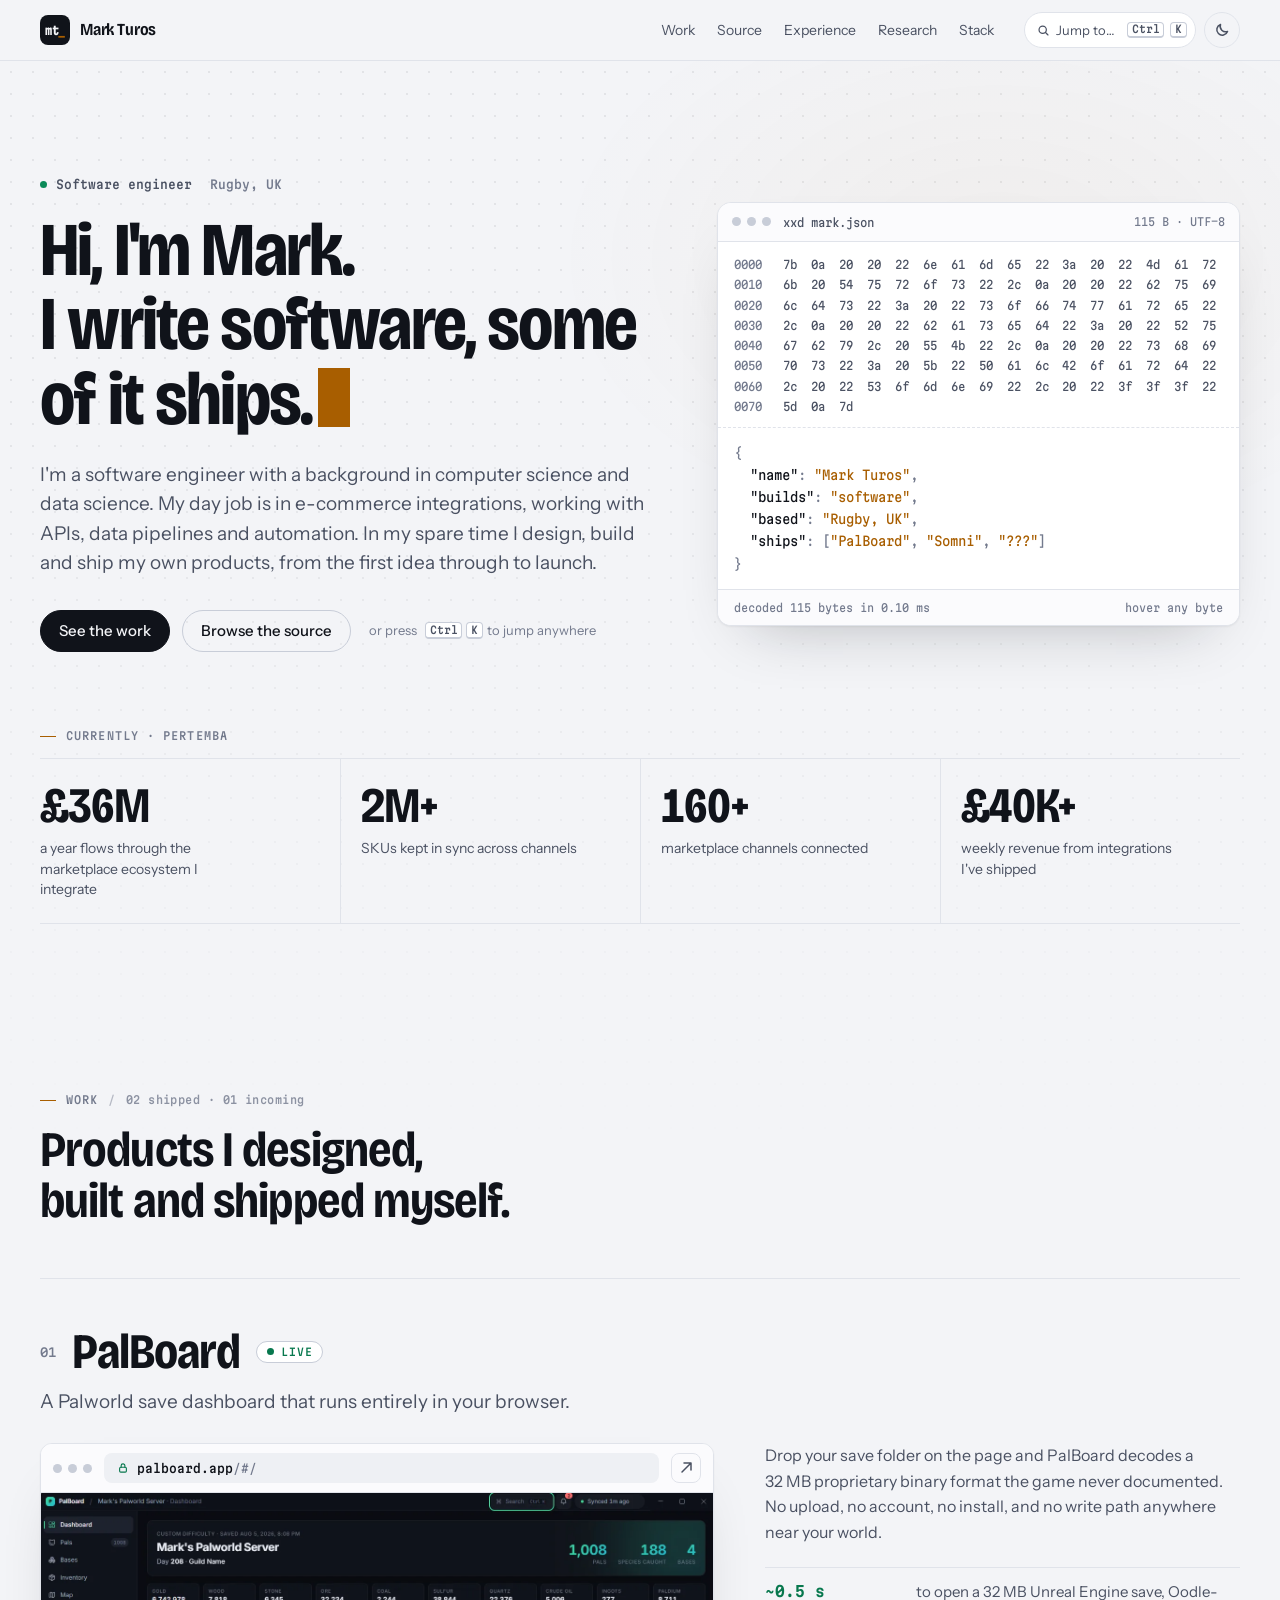
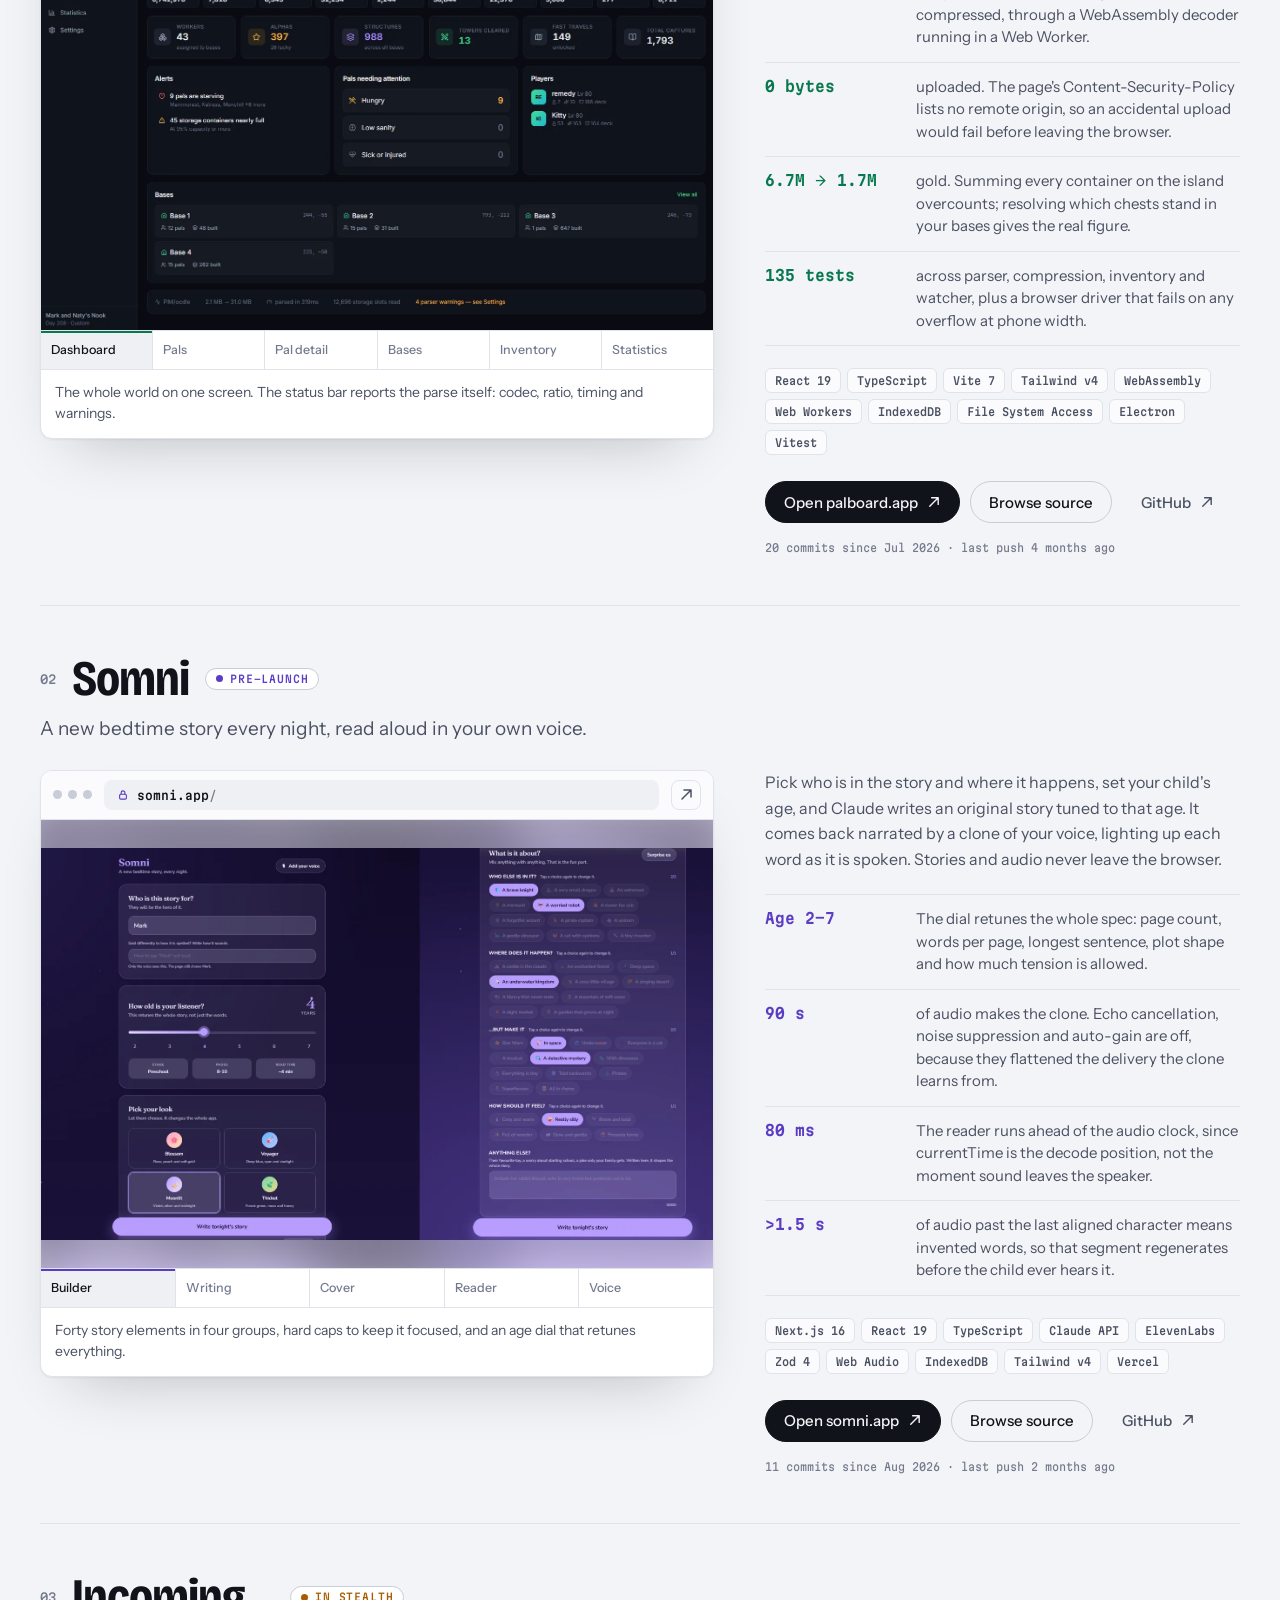
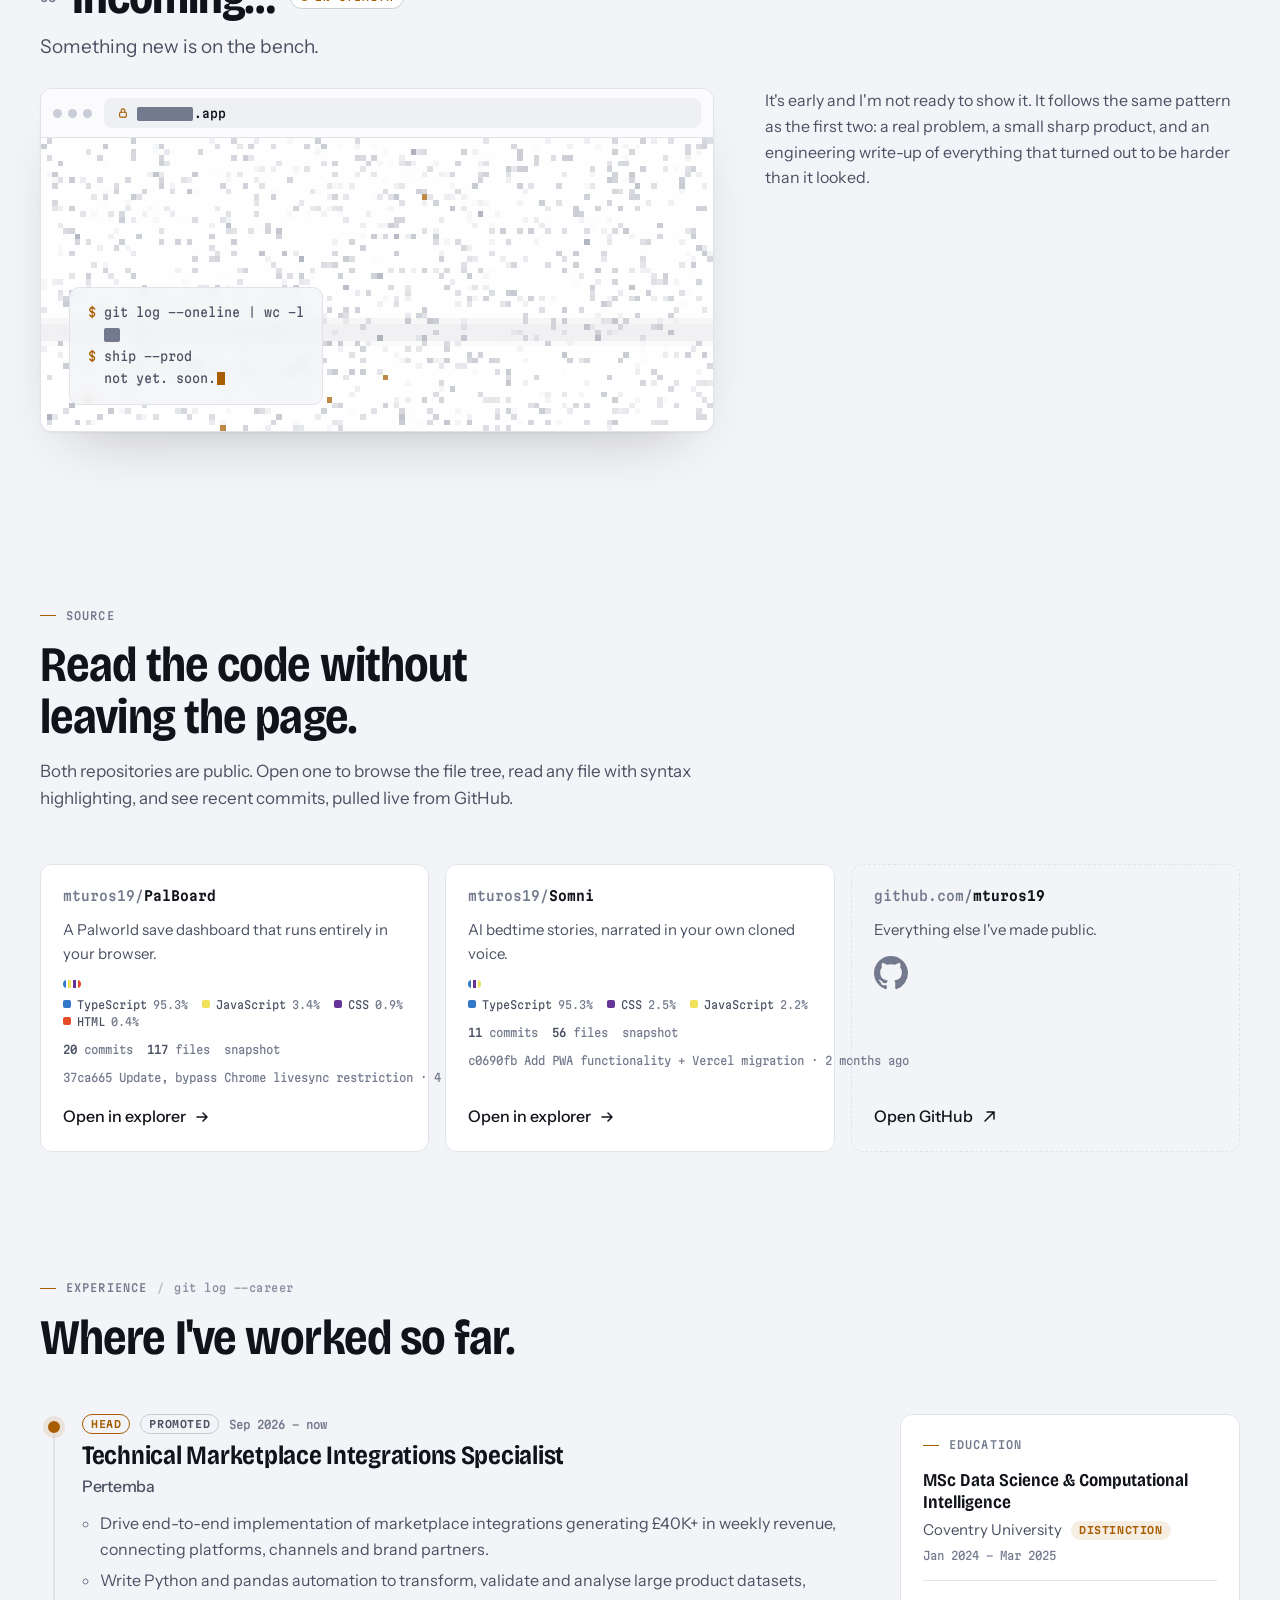
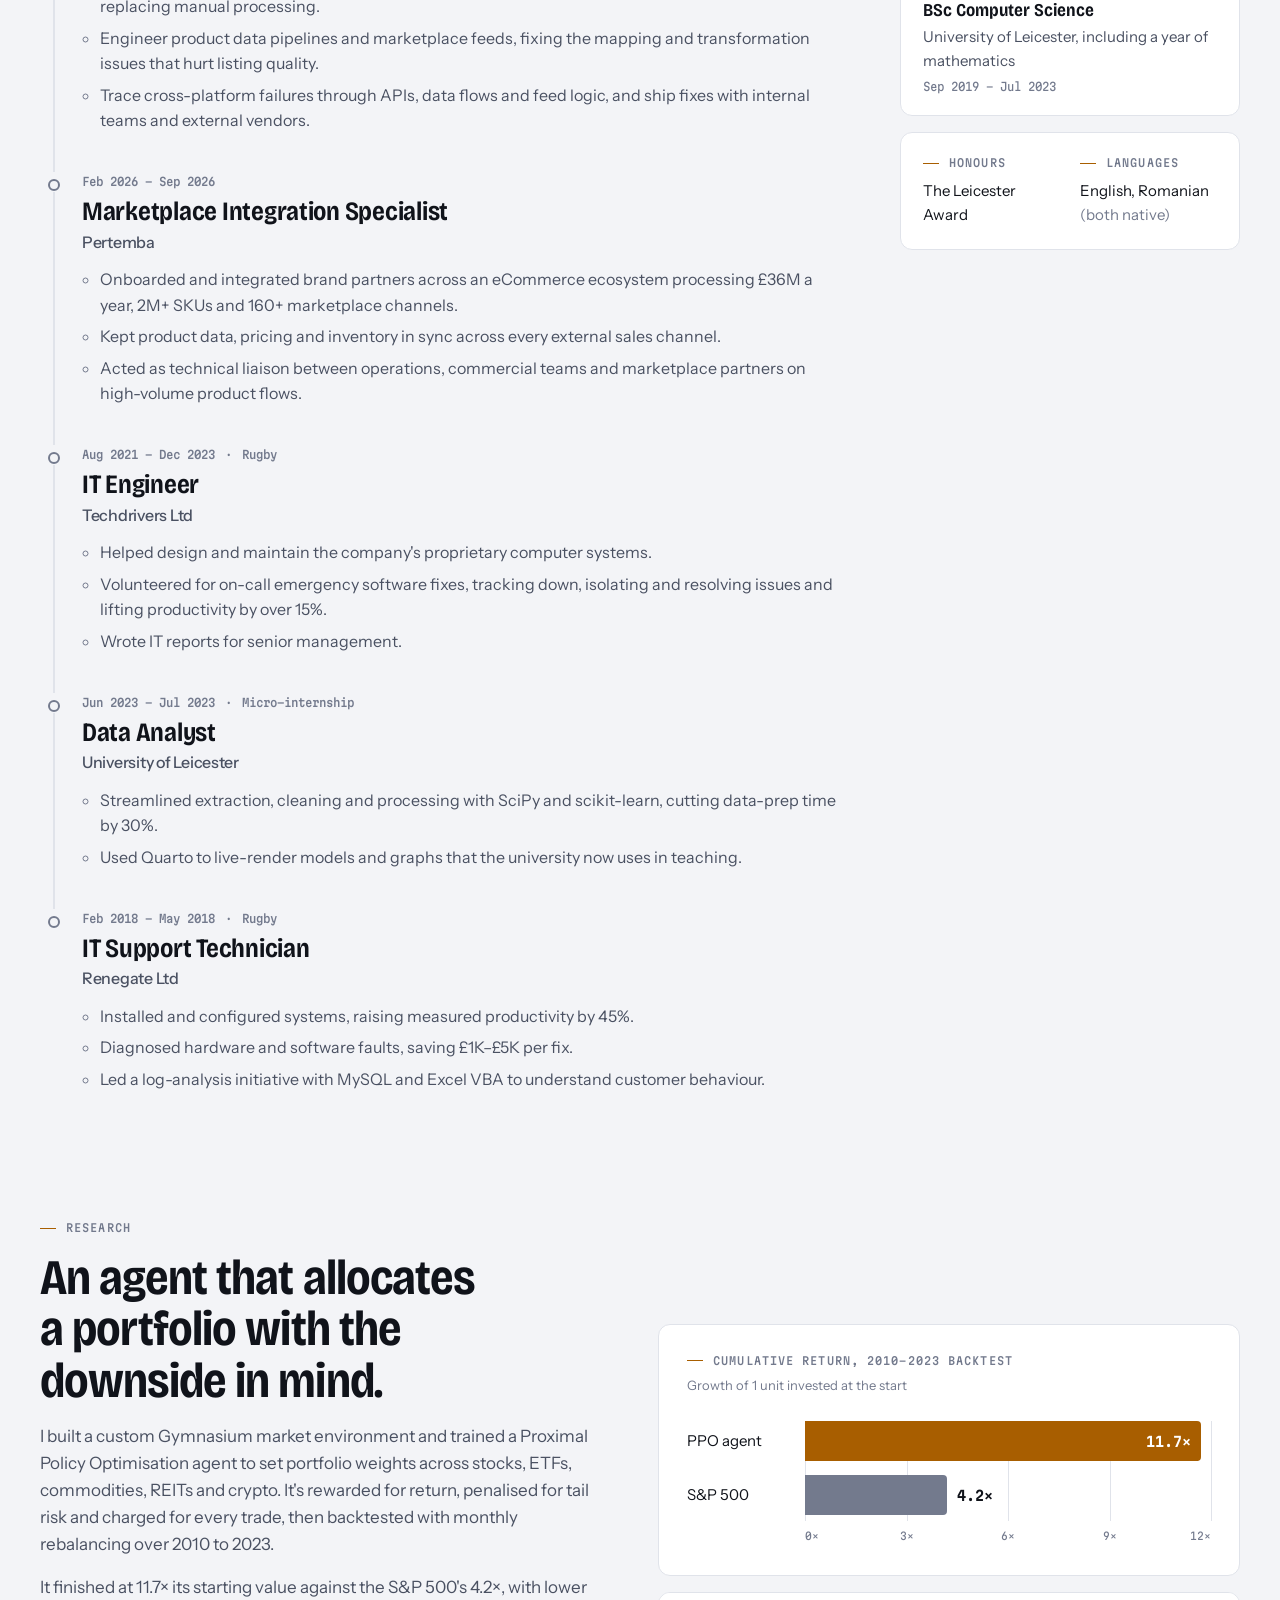
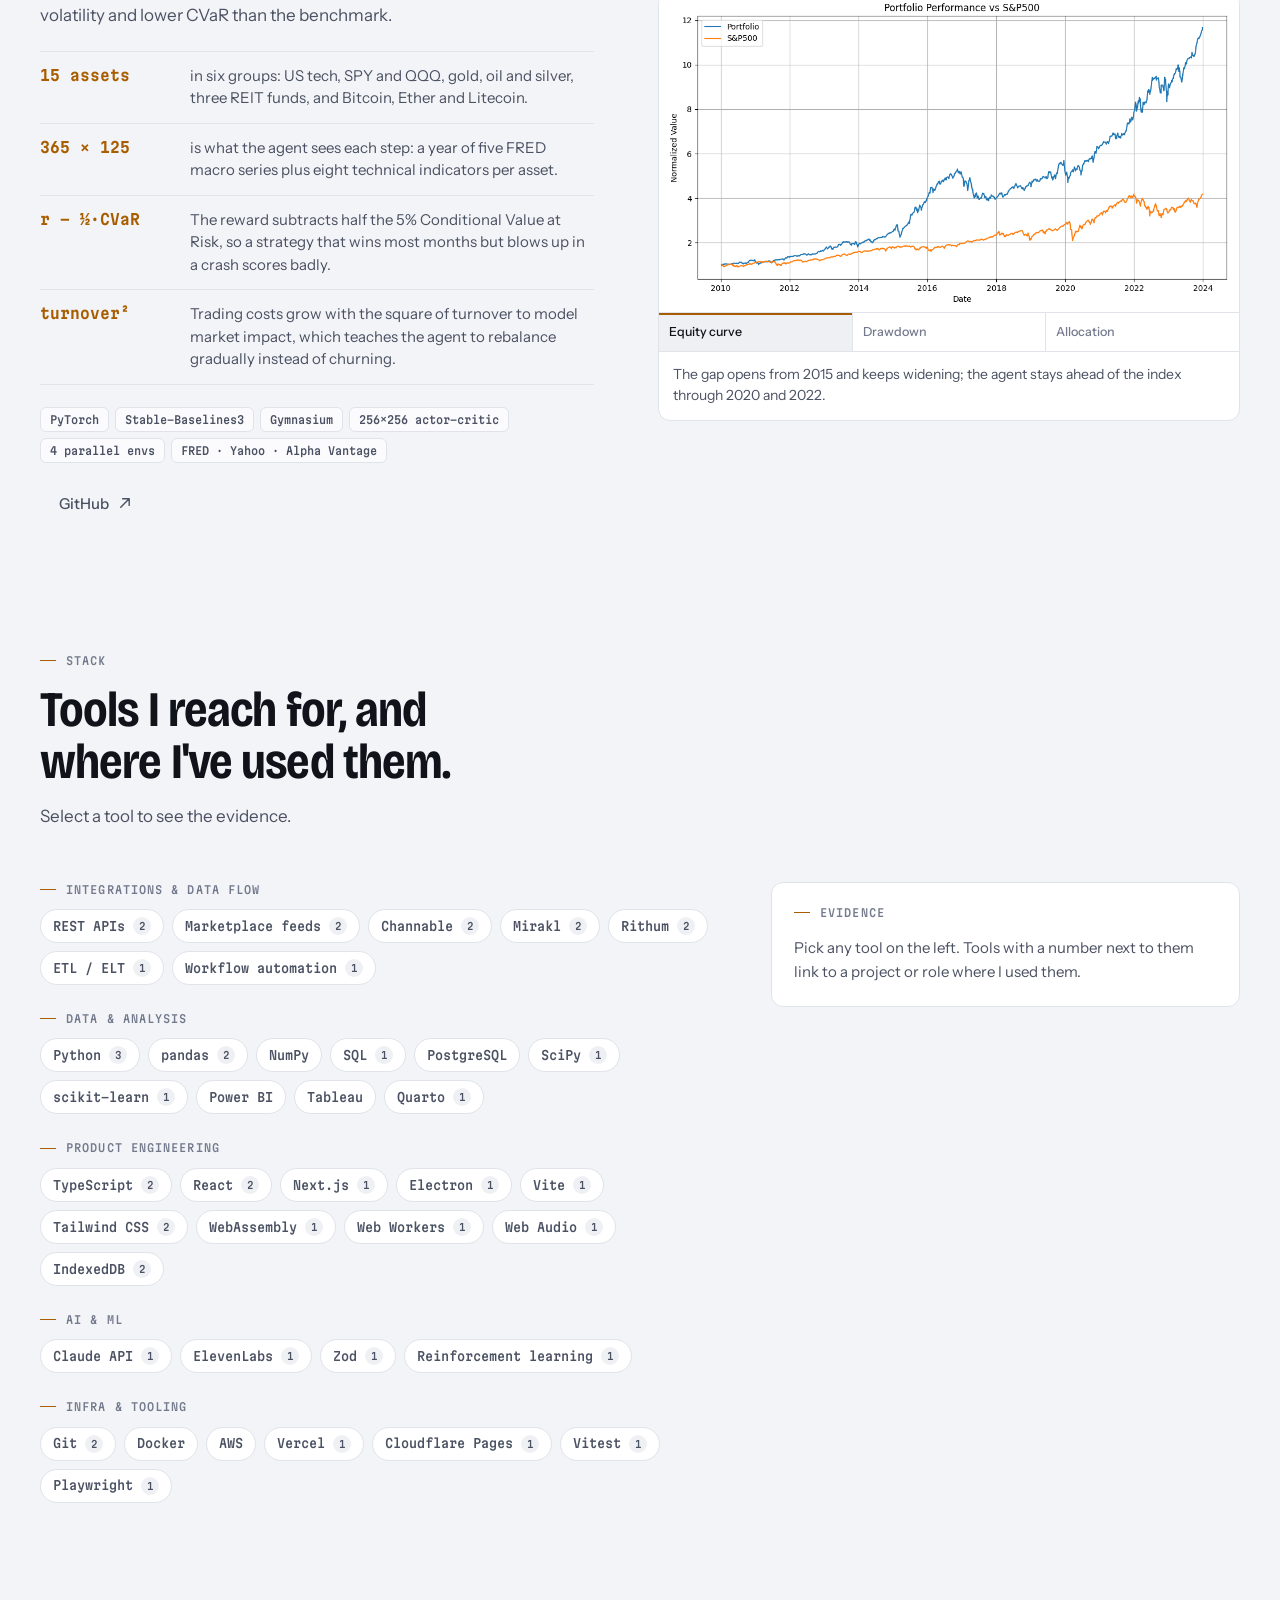
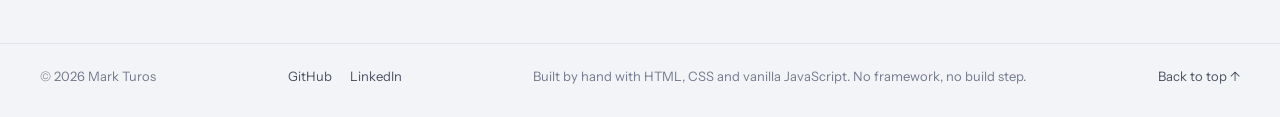
<file: index.html>
<!doctype html>
<html lang="en">
<head>
<meta charset="utf-8">
<meta name="viewport" content="width=device-width, initial-scale=1, viewport-fit=cover">
<title>Mark Turos</title>
<meta name="claude:viewport-fit-sides" content="cover">
<meta name="description" content="Mark Turos is a software engineer who ships complete products: PalBoard, Somni and more. Marketplace integrations at Pertemba.">
<meta name="theme-color" content="#0B0D12">
<link rel="icon" href="assets/favicon.svg" type="image/svg+xml">
<meta property="og:type" content="website">
<meta property="og:title" content="Mark Turos">
<meta property="og:description" content="Software engineer. PalBoard, Somni and one more on the way.">
<meta property="og:image" content="https://mturos19.github.io/assets/og.png">
<meta name="twitter:card" content="summary_large_image">
<link rel="preconnect" href="https://fonts.googleapis.com">
<link rel="preconnect" href="https://fonts.gstatic.com" crossorigin>
<link rel="stylesheet" href="https://fonts.googleapis.com/css2?family=Bricolage+Grotesque:opsz,wdth,wght@12..96,75..100,200..800&family=Instrument+Sans:ital,wdth,wght@0,75..100,400..700;1,75..100,400..700&family=Martian+Mono:wdth,wght@75..112.5,100..800&display=swap">
<link rel="stylesheet" href="assets/css/site.css">
<script>try{var t=localStorage.getItem('theme');if(t==='light'||t==='dark')document.documentElement.dataset.theme=t}catch(e){}</script>
<script type="application/ld+json">{"@context":"https://schema.org","@type":"Person","name":"Mark Turos","jobTitle":"Software Engineer","address":{"@type":"PostalAddress","addressLocality":"Rugby","addressCountry":"GB"},"alumniOf":[{"@type":"CollegeOrUniversity","name":"Coventry University"},{"@type":"CollegeOrUniversity","name":"University of Leicester"}],"knowsLanguage":["en","ro"],"sameAs":["https://www.linkedin.com/in/markturos","https://github.com/mturos19"]}</script>
</head>
<body>
<a class="skip" href="#main">Skip to content</a>

<header class="nav">
  <div class="nav__inner wrap">
    <a class="brand" href="#top" aria-label="Mark Turos, back to top">
      <span class="brand__mark" aria-hidden="true">mt<i>_</i></span>
      <span class="brand__name">Mark Turos</span>
    </a>
    <nav class="nav__links" aria-label="Sections">
      <a href="#work">Work</a>
      <a href="#source">Source</a>
      <a href="#experience">Experience</a>
      <a href="#research">Research</a>
      <a href="#stack">Stack</a>
    </nav>
    <div class="nav__tools">
      <button class="cmdk" type="button" data-open-palette aria-label="Open command menu">
        <svg viewBox="0 0 16 16" aria-hidden="true"><circle cx="7" cy="7" r="4.5"/><path d="m10.5 10.5 3 3"/></svg>
        <span class="cmdk__text">Jump to…</span>
        <kbd data-mod>Ctrl</kbd><kbd>K</kbd>
      </button>
      <button class="icon-btn" type="button" data-theme-toggle aria-label="Switch theme">
        <svg class="i-sun" viewBox="0 0 16 16" aria-hidden="true"><circle cx="8" cy="8" r="3"/><path d="M8 1v1.5M8 13.5V15M1 8h1.5M13.5 8H15M3 3l1 1M12 12l1 1M3 13l1-1M12 4l1-1"/></svg>
        <svg class="i-moon" viewBox="0 0 16 16" aria-hidden="true"><path d="M13.5 9.5A5.5 5.5 0 0 1 6.5 2.5a5.5 5.5 0 1 0 7 7Z"/></svg>
      </button>
    </div>
  </div>
</header>

<div class="page">
<div class="backdrop" aria-hidden="true"></div>
<main id="main">

  <section class="hero wrap" id="top">
    <div class="hero__copy">
      <p class="eyebrow">
        <span class="live"><i></i>Software engineer</span>
        <span>Rugby, UK</span>
      </p>
      <h1 class="display">Hi, I'm Mark.<br>I write software, some of it ships.<span class="caret" aria-hidden="true"></span></h1>
      <p class="lede">I'm a software engineer with a background in computer science and data science. My day job is in e-commerce integrations, working with APIs, data pipelines and automation. In my spare time I design, build and ship my own products, from the first idea through to launch.</p>
      <div class="hero__cta">
        <a class="btn btn--primary" href="#work">See the work</a>
        <button class="btn" type="button" data-open-explorer="PalBoard">Browse the source</button>
        <span class="hint">or press <kbd data-mod>Ctrl</kbd><kbd>K</kbd> to jump anywhere</span>
      </div>
    </div>

    <figure class="hexview" id="hexview">
      <div class="hexview__bar">
        <span class="dots" aria-hidden="true"><i></i><i></i><i></i></span>
        <span class="hexview__title">xxd mark.json</span>
        <span class="hexview__meta" id="hex-size">UTF-8</span>
      </div>
      <div class="hexview__hex" id="hex" aria-hidden="true"></div>
      <pre class="hexview__json" id="hex-json" aria-label="Decoded: name Mark Turos, builds software, based in Rugby UK, ships PalBoard, Somni and one more">{
  "name": "Mark Turos",
  "builds": "software",
  "based": "Rugby, UK",
  "ships": ["PalBoard", "Somni", "???"]
}</pre>
      <figcaption class="hexview__status">
        <span id="hex-decoded">decoded</span>
        <span id="hex-cursor">hover any byte</span>
      </figcaption>
    </figure>
  </section>

  <section class="metrics wrap" aria-labelledby="metrics-label">
    <p class="label" id="metrics-label">Currently · Pertemba</p>
    <dl>
      <div><dt>a year flows through the marketplace ecosystem I integrate</dt><dd>£36M</dd></div>
      <div><dt>SKUs kept in sync across channels</dt><dd>2M+</dd></div>
      <div><dt>marketplace channels connected</dt><dd>160+</dd></div>
      <div><dt>weekly revenue from integrations I've shipped</dt><dd>£40K+</dd></div>
    </dl>
  </section>

  <section class="section wrap" id="work" aria-labelledby="work-title">
    <header class="section__head">
      <p class="label">Work <span class="label__aside">02 shipped · 01 incoming</span></p>
      <h2 id="work-title">Products I designed, built and shipped myself.</h2>
    </header>

    <article class="project" id="palboard" data-accent="pal" data-repo="PalBoard" data-live="https://palboard.app" data-title="PalBoard" data-uses="TypeScript,React,Vite,Tailwind CSS,WebAssembly,Web Workers,IndexedDB,Electron,Vitest,Playwright,Cloudflare Pages,Git">
      <div class="project__head">
        <span class="project__idx">01</span>
        <h3 class="project__name">PalBoard</h3>
        <span class="status status--live"><i></i>Live</span>
        <p class="project__tag">A Palworld save dashboard that runs entirely in your browser.</p>
      </div>
      <div class="project__body">
        <div class="browser" data-gallery>
          <div class="browser__chrome">
            <span class="dots" aria-hidden="true"><i></i><i></i><i></i></span>
            <a class="browser__url" href="https://palboard.app" target="_blank" rel="noopener">
              <svg viewBox="0 0 16 16" aria-hidden="true"><rect x="3.5" y="7" width="9" height="6.5" rx="1.5"/><path d="M5.5 7V5a2.5 2.5 0 0 1 5 0v2"/></svg>
              <span><b>palboard.app</b><span class="browser__path">/#/</span></span>
            </a>
            <a class="browser__open" href="https://palboard.app" target="_blank" rel="noopener" aria-label="Open palboard.app in a new tab">
              <svg viewBox="0 0 16 16" aria-hidden="true"><path d="M6 3h7v7M13 3 4 12"/></svg>
            </a>
          </div>
          <button class="browser__viewport" type="button" aria-label="Enlarge PalBoard screenshot" style="--ratio:1.537">
            <span class="browser__backdrop" aria-hidden="true"></span>
            <img class="browser__shot is-active" src="assets/img/palboard/main_screen.webp" data-thumb="assets/img/palboard/main_screen-thumb.webp" width="1434" height="933" decoding="async" alt="PalBoard dashboard with a resource strip, alerts, players and base cards">
            <img class="browser__shot" src="assets/img/palboard/pal_screen.webp" data-thumb="assets/img/palboard/pal_screen-thumb.webp" width="1432" height="931" loading="lazy" decoding="async" alt="Virtualized table of 1,008 pals with filters and IVs">
            <img class="browser__shot" src="assets/img/palboard/pal_screen_2.webp" data-thumb="assets/img/palboard/pal_screen_2-thumb.webp" width="1432" height="933" loading="lazy" decoding="async" alt="Pal detail drawer with condition, IV bars and skills">
            <img class="browser__shot" src="assets/img/palboard/bases_screen.webp" data-thumb="assets/img/palboard/bases_screen-thumb.webp" width="1436" height="939" loading="lazy" decoding="async" alt="Bases view with workers, structures and influence radius">
            <img class="browser__shot" src="assets/img/palboard/inventory_screen.webp" data-thumb="assets/img/palboard/inventory_screen-thumb.webp" width="1439" height="933" loading="lazy" decoding="async" alt="Inventory aggregated across owned chests and pouches">
            <img class="browser__shot" src="assets/img/palboard/statistics_screen.webp" data-thumb="assets/img/palboard/statistics_screen-thumb.webp" width="1435" height="935" loading="lazy" decoding="async" alt="Statistics: level distribution, elements, top species and IV quality">
          </button>
          <div class="browser__tabs" role="tablist" aria-label="PalBoard screens" style="--count:6">
            <button class="browser__tab" type="button" role="tab" aria-selected="true" data-path="/#/" data-caption="The whole world on one screen. The status bar reports the parse itself: codec, ratio, timing and warnings.">Dashboard</button>
            <button class="browser__tab" type="button" role="tab" aria-selected="false" tabindex="-1" data-path="/#/pals" data-caption="1,008 pals in a virtualized table with full-text search, quick filters and CSV export.">Pals</button>
            <button class="browser__tab" type="button" role="tab" aria-selected="false" tabindex="-1" data-path="/#/pals" data-caption="Live condition, IV bars, condense rank, skills and exactly where the pal lives.">Pal detail</button>
            <button class="browser__tab" type="button" role="tab" aria-selected="false" tabindex="-1" data-path="/#/bases" data-caption="Each camp with its workers, structures, real influence radius and who needs attention.">Bases</button>
            <button class="browser__tab" type="button" role="tab" aria-selected="false" tabindex="-1" data-path="/#/inventory" data-caption="Only the storage you own: base chests and player pouches, resolved structurally.">Inventory</button>
            <button class="browser__tab" type="button" role="tab" aria-selected="false" tabindex="-1" data-path="/#/statistics" data-caption="Level distribution, element mix, top species and IV quality, plus history PalBoard records itself.">Statistics</button>
          </div>
          <p class="browser__caption">The whole world on one screen. The status bar reports the parse itself: codec, ratio, timing and warnings.</p>
        </div>

        <div class="project__info">
          <p class="project__desc">Drop your save folder on the page and PalBoard decodes a 32&nbsp;MB proprietary binary format the game never documented. No upload, no account, no install, and no write path anywhere near your world.</p>
          <ul class="facts">
            <li><b>~0.5 s</b><span>to open a 32&nbsp;MB Unreal Engine save, Oodle-compressed, through a WebAssembly decoder running in a Web Worker.</span></li>
            <li><b>0 bytes</b><span>uploaded. The page's Content-Security-Policy lists no remote origin, so an accidental upload would fail before leaving the browser.</span></li>
            <li><b>6.7M <i>→</i> 1.7M</b><span>gold. Summing every container on the island overcounts; resolving which chests stand in your bases gives the real figure.</span></li>
            <li><b>135 tests</b><span>across parser, compression, inventory and watcher, plus a browser driver that fails on any overflow at phone width.</span></li>
          </ul>
          <ul class="chips" aria-label="Built with">
            <li>React 19</li><li>TypeScript</li><li>Vite 7</li><li>Tailwind v4</li><li>WebAssembly</li><li>Web Workers</li><li>IndexedDB</li><li>File System Access</li><li>Electron</li><li>Vitest</li>
          </ul>
          <div class="project__actions">
            <a class="btn btn--primary" href="https://palboard.app" target="_blank" rel="noopener">Open palboard.app <svg viewBox="0 0 16 16" aria-hidden="true"><path d="M6 3h7v7M13 3 4 12"/></svg></a>
            <button class="btn" type="button" data-open-explorer="PalBoard">Browse source</button>
            <a class="btn btn--quiet" href="https://github.com/mturos19/PalBoard" target="_blank" rel="noopener">GitHub <svg viewBox="0 0 16 16" aria-hidden="true"><path d="M6 3h7v7M13 3 4 12"/></svg></a>
          </div>
          <p class="project__gh" data-gh-line="PalBoard"></p>
        </div>
      </div>
    </article>

    <article class="project" id="somni" data-accent="somni" data-repo="Somni" data-live="https://somni.app" data-title="Somni" data-uses="TypeScript,React,Next.js,Tailwind CSS,Claude API,ElevenLabs,Zod,Web Audio,IndexedDB,Vercel,Git">
      <div class="project__head">
        <span class="project__idx">02</span>
        <h3 class="project__name">Somni</h3>
        <span class="status"><i></i>Pre-launch</span>
        <p class="project__tag">A new bedtime story every night, read aloud in your own voice.</p>
      </div>
      <div class="project__body">
        <div class="browser" data-gallery>
          <div class="browser__chrome">
            <span class="dots" aria-hidden="true"><i></i><i></i><i></i></span>
            <a class="browser__url" href="https://somni.app" target="_blank" rel="noopener">
              <svg viewBox="0 0 16 16" aria-hidden="true"><rect x="3.5" y="7" width="9" height="6.5" rx="1.5"/><path d="M5.5 7V5a2.5 2.5 0 0 1 5 0v2"/></svg>
              <span><b>somni.app</b><span class="browser__path">/</span></span>
            </a>
            <a class="browser__open" href="https://somni.app" target="_blank" rel="noopener" aria-label="Open somni.app in a new tab">
              <svg viewBox="0 0 16 16" aria-hidden="true"><path d="M6 3h7v7M13 3 4 12"/></svg>
            </a>
          </div>
          <button class="browser__viewport" type="button" aria-label="Enlarge Somni screenshot" style="--ratio:1.5">
            <span class="browser__backdrop" aria-hidden="true"></span>
            <img class="browser__shot is-active" src="assets/img/somni/main_screen.webp" data-thumb="assets/img/somni/main_screen-thumb.webp" width="1543" height="902" decoding="async" alt="Somni story builder with name, age dial, theme picker and story elements">
            <img class="browser__shot" src="assets/img/somni/writing_screen.webp" data-thumb="assets/img/somni/writing_screen-thumb.webp" width="1289" height="911" loading="lazy" decoding="async" alt="Writing overlay with a streamed progress bar">
            <img class="browser__shot" src="assets/img/somni/reader_cover.webp" data-thumb="assets/img/somni/reader_cover-thumb.webp" width="1396" height="863" loading="lazy" decoding="async" alt="Story cover: Mark and the Case of the Missing Crown">
            <img class="browser__shot" src="assets/img/somni/reader_screen.webp" data-thumb="assets/img/somni/reader_screen-thumb.webp" width="1270" height="895" loading="lazy" decoding="async" alt="Reader page mid-narration with the spoken word lit up">
            <img class="browser__shot" src="assets/img/somni/voice_screen.webp" data-thumb="assets/img/somni/voice_screen-thumb.webp" width="1210" height="886" loading="lazy" decoding="async" alt="Voice studio with three passages to record">
          </button>
          <div class="browser__tabs" role="tablist" aria-label="Somni screens" style="--count:5">
            <button class="browser__tab" type="button" role="tab" aria-selected="true" data-path="/" data-caption="Forty story elements in four groups, hard caps to keep it focused, and an age dial that retunes everything.">Builder</button>
            <button class="browser__tab" type="button" role="tab" aria-selected="false" tabindex="-1" data-path="/" data-caption="Progress streams over server-sent events, so a minute of writing never looks frozen.">Writing</button>
            <button class="browser__tab" type="button" role="tab" aria-selected="false" tabindex="-1" data-path="/" data-caption="Every story opens on a cover with a dedication written for the child.">Cover</button>
            <button class="browser__tab" type="button" role="tab" aria-selected="false" tabindex="-1" data-path="/" data-caption="Each word lifts and warms as the voice reaches it, and the page turns itself.">Reader</button>
            <button class="browser__tab" type="button" role="tab" aria-selected="false" tabindex="-1" data-path="/" data-caption="Three short passages, about ninety seconds in all, and every story can be read in your voice.">Voice</button>
          </div>
          <p class="browser__caption">Forty story elements in four groups, hard caps to keep it focused, and an age dial that retunes everything.</p>
        </div>

        <div class="project__info">
          <p class="project__desc">Pick who is in the story and where it happens, set your child's age, and Claude writes an original story tuned to that age. It comes back narrated by a clone of your voice, lighting up each word as it is spoken. Stories and audio never leave the browser.</p>
          <ul class="facts">
            <li><b>Age 2–7</b><span>The dial retunes the whole spec: page count, words per page, longest sentence, plot shape and how much tension is allowed.</span></li>
            <li><b>90 s</b><span>of audio makes the clone. Echo cancellation, noise suppression and auto-gain are off, because they flattened the delivery the clone learns from.</span></li>
            <li><b>80 ms</b><span>The reader runs ahead of the audio clock, since currentTime is the decode position, not the moment sound leaves the speaker.</span></li>
            <li><b>&gt;1.5 s</b><span>of audio past the last aligned character means invented words, so that segment regenerates before the child ever hears it.</span></li>
          </ul>
          <ul class="chips" aria-label="Built with">
            <li>Next.js 16</li><li>React 19</li><li>TypeScript</li><li>Claude API</li><li>ElevenLabs</li><li>Zod 4</li><li>Web Audio</li><li>IndexedDB</li><li>Tailwind v4</li><li>Vercel</li>
          </ul>
          <div class="project__actions">
            <a class="btn btn--primary" href="https://somni.app" target="_blank" rel="noopener">Open somni.app <svg viewBox="0 0 16 16" aria-hidden="true"><path d="M6 3h7v7M13 3 4 12"/></svg></a>
            <button class="btn" type="button" data-open-explorer="Somni">Browse source</button>
            <a class="btn btn--quiet" href="https://github.com/mturos19/Somni" target="_blank" rel="noopener">GitHub <svg viewBox="0 0 16 16" aria-hidden="true"><path d="M6 3h7v7M13 3 4 12"/></svg></a>
          </div>
          <p class="project__gh" data-gh-line="Somni"></p>
        </div>
      </div>
    </article>

    <article class="project project--incoming" id="incoming" data-accent="signal" data-title="Project 03">
      <div class="project__head">
        <span class="project__idx">03</span>
        <h3 class="project__name" aria-label="Incoming"><span class="scramble" data-scramble="Incoming…">Incoming…</span></h3>
        <span class="status"><i></i>In stealth</span>
        <p class="project__tag">Something new is on the bench.</p>
      </div>
      <div class="project__body">
        <div class="browser">
          <div class="browser__chrome">
            <span class="dots" aria-hidden="true"><i></i><i></i><i></i></span>
            <span class="browser__url browser__url--static">
              <svg viewBox="0 0 16 16" aria-hidden="true"><rect x="3.5" y="7" width="9" height="6.5" rx="1.5"/><path d="M5.5 7V5a2.5 2.5 0 0 1 5 0v2"/></svg>
              <span><b><span class="redact">xxxxxxx</span>.app</b></span>
            </span>
          </div>
          <div class="browser__viewport browser__viewport--static">
            <canvas class="static" id="static" aria-hidden="true"></canvas>
            <pre class="term" aria-label="Terminal: the project has not shipped yet"><span class="term__p">$</span> git log --oneline | wc -l
  <span class="redact">00</span>
<span class="term__p">$</span> ship --prod
  not yet. soon.<span class="caret caret--sm"></span></pre>
          </div>
        </div>
        <div class="project__info">
          <p class="project__desc">It's early and I'm not ready to show it. It follows the same pattern as the first two: a real problem, a small sharp product, and an engineering write-up of everything that turned out to be harder than it looked.</p>
        </div>
      </div>
    </article>
  </section>

  <section class="section wrap" id="source" aria-labelledby="source-title">
    <header class="section__head">
      <p class="label">Source</p>
      <h2 id="source-title">Read the code without leaving the page.</h2>
      <p class="section__sub">Both repositories are public. Open one to browse the file tree, read any file with syntax highlighting, and see recent commits, pulled live from GitHub.</p>
    </header>
    <div class="repos">
      <button class="repo" type="button" data-open-explorer="PalBoard" data-accent="pal">
        <span class="repo__name">mturos19/<b>PalBoard</b></span>
        <span class="repo__desc">A Palworld save dashboard that runs entirely in your browser.</span>
        <span class="langbar" data-langbar="PalBoard"></span>
        <span class="repo__stats" data-repo-stats="PalBoard"></span>
        <span class="repo__last" data-repo-last="PalBoard"></span>
        <span class="repo__cta">Open in explorer <svg viewBox="0 0 16 16" aria-hidden="true"><path d="M3 8h10M9 4l4 4-4 4"/></svg></span>
      </button>
      <button class="repo" type="button" data-open-explorer="Somni" data-accent="somni">
        <span class="repo__name">mturos19/<b>Somni</b></span>
        <span class="repo__desc">AI bedtime stories, narrated in your own cloned voice.</span>
        <span class="langbar" data-langbar="Somni"></span>
        <span class="repo__stats" data-repo-stats="Somni"></span>
        <span class="repo__last" data-repo-last="Somni"></span>
        <span class="repo__cta">Open in explorer <svg viewBox="0 0 16 16" aria-hidden="true"><path d="M3 8h10M9 4l4 4-4 4"/></svg></span>
      </button>
      <a class="repo repo--out" href="https://github.com/mturos19" target="_blank" rel="noopener">
        <span class="repo__name">github.com/<b>mturos19</b></span>
        <span class="repo__desc">Everything else I've made public.</span>
        <svg class="repo__mark" viewBox="0 0 16 16" aria-hidden="true"><path d="M8 0C3.58 0 0 3.58 0 8c0 3.54 2.29 6.53 5.47 7.59.4.07.55-.17.55-.38 0-.19-.01-.82-.01-1.49-2.01.37-2.53-.49-2.69-.94-.09-.23-.48-.94-.82-1.13-.28-.15-.68-.52-.01-.53.63-.01 1.08.58 1.23.82.72 1.21 1.87.87 2.33.66.07-.52.28-.87.51-1.07-1.78-.2-3.64-.89-3.64-3.95 0-.87.31-1.59.82-2.15-.08-.2-.36-1.02.08-2.12 0 0 .67-.21 2.2.82.64-.18 1.32-.27 2-.27.68 0 1.36.09 2 .27 1.53-1.04 2.2-.82 2.2-.82.44 1.1.16 1.92.08 2.12.51.56.82 1.27.82 2.15 0 3.07-1.87 3.75-3.65 3.95.29.25.54.73.54 1.48 0 1.07-.01 1.93-.01 2.2 0 .21.15.46.55.38A8.013 8.013 0 0 0 16 8c0-4.42-3.58-8-8-8Z"/></svg>
        <span class="repo__cta">Open GitHub <svg viewBox="0 0 16 16" aria-hidden="true"><path d="M6 3h7v7M13 3 4 12"/></svg></span>
      </a>
    </div>
  </section>

  <section class="section wrap" id="experience" aria-labelledby="xp-title">
    <header class="section__head">
      <p class="label">Experience <span class="label__aside">git log --career</span></p>
      <h2 id="xp-title">Where I've worked so far.</h2>
    </header>
    <div class="xp">
      <ol class="log">
        <li class="log__item is-head" id="role-pertemba-tech" data-title="Pertemba · Technical Marketplace Integrations Specialist" data-uses="Python,pandas,REST APIs,Marketplace feeds,ETL / ELT,Channable,Mirakl,Rithum,Workflow automation">
          <span class="log__dot" aria-hidden="true"></span>
          <div class="log__body">
            <p class="log__meta"><span class="ref">HEAD</span><span class="ref ref--muted">promoted</span><time>Sep 2026 – now</time></p>
            <h3 class="log__role">Technical Marketplace Integrations Specialist <span class="log__org">Pertemba</span></h3>
            <ul>
              <li>Drive end-to-end implementation of marketplace integrations generating £40K+ in weekly revenue, connecting platforms, channels and brand partners.</li>
              <li>Write Python and pandas automation to transform, validate and analyse large product datasets, replacing manual processing.</li>
              <li>Engineer product data pipelines and marketplace feeds, fixing the mapping and transformation issues that hurt listing quality.</li>
              <li>Trace cross-platform failures through APIs, data flows and feed logic, and ship fixes with internal teams and external vendors.</li>
            </ul>
          </div>
        </li>
        <li class="log__item" id="role-pertemba" data-title="Pertemba · Marketplace Integration Specialist" data-uses="REST APIs,Marketplace feeds,Channable,Mirakl,Rithum">
          <span class="log__dot" aria-hidden="true"></span>
          <div class="log__body">
            <p class="log__meta"><time>Feb 2026 – Sep 2026</time></p>
            <h3 class="log__role">Marketplace Integration Specialist <span class="log__org">Pertemba</span></h3>
            <ul>
              <li>Onboarded and integrated brand partners across an eCommerce ecosystem processing £36M a year, 2M+ SKUs and 160+ marketplace channels.</li>
              <li>Kept product data, pricing and inventory in sync across every external sales channel.</li>
              <li>Acted as technical liaison between operations, commercial teams and marketplace partners on high-volume product flows.</li>
            </ul>
          </div>
        </li>
        <li class="log__item" id="role-techdrivers" data-title="Techdrivers · IT Engineer">
          <span class="log__dot" aria-hidden="true"></span>
          <div class="log__body">
            <p class="log__meta"><time>Aug 2021 – Dec 2023</time><span>Rugby</span></p>
            <h3 class="log__role">IT Engineer <span class="log__org">Techdrivers Ltd</span></h3>
            <ul>
              <li>Helped design and maintain the company's proprietary computer systems.</li>
              <li>Volunteered for on-call emergency software fixes, tracking down, isolating and resolving issues and lifting productivity by over 15%.</li>
              <li>Wrote IT reports for senior management.</li>
            </ul>
          </div>
        </li>
        <li class="log__item" id="role-leicester" data-title="University of Leicester · Data Analyst" data-uses="Python,SciPy,scikit-learn,Quarto">
          <span class="log__dot" aria-hidden="true"></span>
          <div class="log__body">
            <p class="log__meta"><time>Jun 2023 – Jul 2023</time><span>Micro-internship</span></p>
            <h3 class="log__role">Data Analyst <span class="log__org">University of Leicester</span></h3>
            <ul>
              <li>Streamlined extraction, cleaning and processing with SciPy and scikit-learn, cutting data-prep time by 30%.</li>
              <li>Used Quarto to live-render models and graphs that the university now uses in teaching.</li>
            </ul>
          </div>
        </li>
        <li class="log__item" id="role-renegate" data-title="Renegate · IT Support Technician" data-uses="SQL">
          <span class="log__dot" aria-hidden="true"></span>
          <div class="log__body">
            <p class="log__meta"><time>Feb 2018 – May 2018</time><span>Rugby</span></p>
            <h3 class="log__role">IT Support Technician <span class="log__org">Renegate Ltd</span></h3>
            <ul>
              <li>Installed and configured systems, raising measured productivity by 45%.</li>
              <li>Diagnosed hardware and software faults, saving £1K–£5K per fix.</li>
              <li>Led a log-analysis initiative with MySQL and Excel VBA to understand customer behaviour.</li>
            </ul>
          </div>
        </li>
      </ol>

      <aside class="xp__aside" aria-label="Education and more">
        <div class="panel">
          <p class="label">Education</p>
          <div class="edu">
            <div>
              <p class="edu__deg">MSc Data Science &amp; Computational Intelligence</p>
              <p class="edu__school">Coventry University <span class="badge">Distinction</span></p>
              <p class="edu__when">Jan 2024 – Mar 2025</p>
            </div>
            <div>
              <p class="edu__deg">BSc Computer Science</p>
              <p class="edu__school">University of Leicester, including a year of mathematics</p>
              <p class="edu__when">Sep 2019 – Jul 2023</p>
            </div>
          </div>
        </div>
        <div class="panel panel--split">
          <div><p class="label">Honours</p><p>The Leicester Award</p></div>
          <div><p class="label">Languages</p><p>English, Romanian <span class="muted">(both native)</span></p></div>
        </div>
      </aside>
    </div>
  </section>

  <section class="section wrap" id="research" aria-labelledby="research-title" data-title="Research · PPO asset allocator" data-uses="Python,pandas,Reinforcement learning">
    <div class="research">
      <header class="section__head section__head--flush">
        <p class="label">Research</p>
        <h2 id="research-title">An agent that allocates a portfolio with the downside in mind.</h2>
        <p class="section__sub">I built a custom Gymnasium market environment and trained a Proximal Policy Optimisation agent to set portfolio weights across stocks, ETFs, commodities, REITs and crypto. It's rewarded for return, penalised for tail risk and charged for every trade, then backtested with monthly rebalancing over 2010 to 2023.</p>
        <p class="section__sub">It finished at 11.7× its starting value against the S&amp;P 500's 4.2×, with lower volatility and lower CVaR than the benchmark.</p>
        <ul class="facts">
          <li><b>15 assets</b><span>in six groups: US tech, SPY and QQQ, gold, oil and silver, three REIT funds, and Bitcoin, Ether and Litecoin.</span></li>
          <li><b>365 × 125</b><span>is what the agent sees each step: a year of five FRED macro series plus eight technical indicators per asset.</span></li>
          <li><b>r − ½·CVaR</b><span>The reward subtracts half the 5% Conditional Value at Risk, so a strategy that wins most months but blows up in a crash scores badly.</span></li>
          <li><b>turnover²</b><span>Trading costs grow with the square of turnover to model market impact, which teaches the agent to rebalance gradually instead of churning.</span></li>
        </ul>
        <ul class="chips" aria-label="Method">
          <li>PyTorch</li><li>Stable-Baselines3</li><li>Gymnasium</li><li>256×256 actor-critic</li><li>4 parallel envs</li><li>FRED · Yahoo · Alpha Vantage</li>
        </ul>
        <div class="project__actions">
          <a class="btn btn--quiet" href="https://github.com/mturos19/assetalloc" target="_blank" rel="noopener">GitHub <svg viewBox="0 0 16 16" aria-hidden="true"><path d="M6 3h7v7M13 3 4 12"/></svg></a>
        </div>
      </header>
      <div class="research__aside">
        <figure class="bars" id="bars">
          <figcaption>
            <span class="label">Cumulative return, 2010–2023 backtest</span>
            <span class="bars__note">Growth of 1 unit invested at the start</span>
          </figcaption>
          <div class="bars__plot">
            <div class="bars__grid" aria-hidden="true"><i style="--x:0"></i><i style="--x:3"></i><i style="--x:6"></i><i style="--x:9"></i><i style="--x:12"></i></div>
            <div class="bar bar--hero bar--inside" style="--v:11.7" tabindex="0" data-tip="PPO agent: 1 became 11.7 · lower volatility and CVaR than the S&amp;P 500">
              <span class="bar__name">PPO agent</span>
              <span class="bar__track"><span class="bar__fill"></span><span class="bar__val">11.7×</span></span>
            </div>
            <div class="bar" style="--v:4.2" tabindex="0" data-tip="S&amp;P 500 benchmark: 1 became 4.2 over the same period">
              <span class="bar__name">S&amp;P 500</span>
              <span class="bar__track"><span class="bar__fill"></span><span class="bar__val">4.2×</span></span>
            </div>
            <div class="bars__axis" aria-hidden="true"><span style="--x:0">0×</span><span style="--x:3">3×</span><span style="--x:6">6×</span><span style="--x:9">9×</span><span style="--x:12">12×</span></div>
            <div class="bars__tip" id="bars-tip" role="status" hidden></div>
          </div>
          <table class="sr-only">
            <caption>Cumulative return over the 2010–2023 backtest</caption>
            <tr><th scope="col">Strategy</th><th scope="col">Multiple</th></tr>
            <tr><td>PPO agent</td><td>11.7×</td></tr>
            <tr><td>S&amp;P 500</td><td>4.2×</td></tr>
          </table>
        </figure>
        <div class="browser browser--chart" data-gallery>
          <button class="browser__viewport" type="button" aria-label="Enlarge backtest chart" style="--ratio:1.82">
            <img class="browser__shot is-active" src="assets/img/research/performance_comparison.webp" width="1016" height="560" loading="lazy" decoding="async" alt="Line chart of normalised portfolio value against the S&amp;P 500, 2010 to 2024">
            <img class="browser__shot" src="assets/img/research/drawdown.webp" width="1027" height="560" loading="lazy" decoding="async" alt="Line chart of the portfolio's drawdown from its running peak, 2010 to 2024">
            <img class="browser__shot" src="assets/img/research/asset_allocation.webp" width="638" height="480" loading="lazy" decoding="async" alt="Stacked area chart of portfolio weight by asset class over time">
          </button>
          <div class="browser__tabs" role="tablist" aria-label="Backtest charts" style="--count:3">
            <button class="browser__tab" type="button" role="tab" aria-selected="true" data-caption="The gap opens from 2015 and keeps widening; the agent stays ahead of the index through 2020 and 2022.">Equity curve</button>
            <button class="browser__tab" type="button" role="tab" aria-selected="false" tabindex="-1" data-caption="Distance below the previous peak. The worst stretch was about 27% through 2017; the March 2020 crash cost it under 20%.">Drawdown</button>
            <button class="browser__tab" type="button" role="tab" aria-selected="false" tabindex="-1" data-caption="Weights by asset class at each monthly rebalance. The agent rotates between tech, crypto, real estate and commodities rather than holding one mix.">Allocation</button>
          </div>
          <p class="browser__caption">The gap opens from 2015 and keeps widening; the agent stays ahead of the index through 2020 and 2022.</p>
        </div>
      </div>
    </div>
  </section>

  <section class="section section--last wrap" id="stack" aria-labelledby="stack-title">
    <header class="section__head">
      <p class="label">Stack</p>
      <h2 id="stack-title">Tools I reach for, and where I've used them.</h2>
      <p class="section__sub">Select a tool to see the evidence.</p>
    </header>
    <div class="stack">
      <div class="stack__groups">
        <div class="stack__group"><h3 class="label">Integrations &amp; data flow</h3><div class="tools"><button type="button" class="tool">REST APIs</button><button type="button" class="tool">Marketplace feeds</button><button type="button" class="tool">Channable</button><button type="button" class="tool">Mirakl</button><button type="button" class="tool">Rithum</button><button type="button" class="tool">ETL / ELT</button><button type="button" class="tool">Workflow automation</button></div></div>
        <div class="stack__group"><h3 class="label">Data &amp; analysis</h3><div class="tools"><button type="button" class="tool">Python</button><button type="button" class="tool">pandas</button><button type="button" class="tool">NumPy</button><button type="button" class="tool">SQL</button><button type="button" class="tool">PostgreSQL</button><button type="button" class="tool">SciPy</button><button type="button" class="tool">scikit-learn</button><button type="button" class="tool">Power BI</button><button type="button" class="tool">Tableau</button><button type="button" class="tool">Quarto</button></div></div>
        <div class="stack__group"><h3 class="label">Product engineering</h3><div class="tools"><button type="button" class="tool">TypeScript</button><button type="button" class="tool">React</button><button type="button" class="tool">Next.js</button><button type="button" class="tool">Electron</button><button type="button" class="tool">Vite</button><button type="button" class="tool">Tailwind CSS</button><button type="button" class="tool">WebAssembly</button><button type="button" class="tool">Web Workers</button><button type="button" class="tool">Web Audio</button><button type="button" class="tool">IndexedDB</button></div></div>
        <div class="stack__group"><h3 class="label">AI &amp; ML</h3><div class="tools"><button type="button" class="tool">Claude API</button><button type="button" class="tool">ElevenLabs</button><button type="button" class="tool">Zod</button><button type="button" class="tool">Reinforcement learning</button></div></div>
        <div class="stack__group"><h3 class="label">Infra &amp; tooling</h3><div class="tools"><button type="button" class="tool">Git</button><button type="button" class="tool">Docker</button><button type="button" class="tool">AWS</button><button type="button" class="tool">Vercel</button><button type="button" class="tool">Cloudflare Pages</button><button type="button" class="tool">Vitest</button><button type="button" class="tool">Playwright</button></div></div>
      </div>
      <aside class="evidence panel" aria-live="polite">
        <p class="label">Evidence</p>
        <div id="evidence"><p class="evidence__empty">Pick any tool on the left. Tools with a number next to them link to a project or role where I used them.</p></div>
      </aside>
    </div>
  </section>
</main>

<footer class="footer">
  <div class="footer__inner wrap">
    <span>© 2026 Mark Turos</span>
    <nav class="footer__links" aria-label="Elsewhere">
      <a href="https://github.com/mturos19" target="_blank" rel="noopener">GitHub</a>
      <a href="https://www.linkedin.com/in/markturos" target="_blank" rel="noopener">LinkedIn</a>
    </nav>
    <span>Built by hand with HTML, CSS and vanilla JavaScript. No framework, no build step.</span>
    <a href="#top">Back to top ↑</a>
  </div>
</footer>
</div>

<!-- Command menu -->
<dialog class="palette" id="palette" aria-label="Command menu">
  <div class="palette__box">
    <div class="palette__input">
      <svg viewBox="0 0 16 16" aria-hidden="true"><circle cx="7" cy="7" r="4.5"/><path d="m10.5 10.5 3 3"/></svg>
      <input id="palette-input" type="text" placeholder="Jump to a section, open a site, search the source…" autocomplete="off" spellcheck="false" role="combobox" aria-expanded="true" aria-controls="palette-list" aria-autocomplete="list">
      <kbd>Esc</kbd>
    </div>
    <ul class="palette__list" id="palette-list" role="listbox" aria-label="Results"></ul>
    <div class="palette__foot"><span><kbd>↑</kbd><kbd>↓</kbd> move</span><span><kbd>↵</kbd> open</span><span>Type 2+ letters to search files in both repos</span></div>
  </div>
</dialog>

<!-- Repo explorer -->
<dialog class="explorer" id="explorer" aria-label="Source explorer">
  <div class="ex" id="ex">
    <header class="ex__head">
      <div class="seg" role="tablist" aria-label="Repository">
        <button type="button" role="tab" data-ex-repo="PalBoard" aria-selected="true">PalBoard</button>
        <button type="button" role="tab" data-ex-repo="Somni" aria-selected="false">Somni</button>
      </div>
      <div class="ex__meta" id="ex-meta"></div>
      <div class="ex__actions">
        <a class="btn btn--sm" id="ex-gh" href="https://github.com/mturos19" target="_blank" rel="noopener">GitHub <svg viewBox="0 0 16 16" aria-hidden="true"><path d="M6 3h7v7M13 3 4 12"/></svg></a>
        <button class="icon-btn" type="button" data-close aria-label="Close explorer"><svg viewBox="0 0 16 16" aria-hidden="true"><path d="m4 4 8 8M12 4l-8 8"/></svg></button>
      </div>
    </header>
    <div class="ex__body">
      <aside class="ex__side" id="ex-side">
        <div class="ex__tabs" role="tablist" aria-label="Sidebar">
          <button type="button" role="tab" data-side="files" aria-selected="true">Files</button>
          <button type="button" role="tab" data-side="history" aria-selected="false">History</button>
        </div>
        <div class="ex__filter"><input id="ex-filter" type="search" placeholder="Filter files" autocomplete="off" spellcheck="false" aria-label="Filter files"></div>
        <div class="ex__list" id="ex-list"></div>
        <div class="ex__langs" id="ex-langs"></div>
      </aside>
      <section class="ex__main">
        <div class="ex__crumbs">
          <button class="btn btn--sm ex__files-btn" type="button" id="ex-files-btn" aria-controls="ex-side">Files</button>
          <span class="ex__path" id="ex-path"></span>
          <span class="ex__file-actions" id="ex-file-actions"></span>
        </div>
        <div class="ex__view" id="ex-view" tabindex="0"></div>
      </section>
    </div>
  </div>
</dialog>

<!-- Screenshot viewer -->
<dialog class="lightbox" id="lightbox" aria-label="Screenshot viewer">
  <div class="lb">
    <div class="lb__top"><span class="lb__count" id="lb-count"></span><button class="icon-btn" type="button" data-close aria-label="Close viewer"><svg viewBox="0 0 16 16" aria-hidden="true"><path d="m4 4 8 8M12 4l-8 8"/></svg></button></div>
    <div class="lb__stage">
      <button class="lb__nav lb__nav--prev icon-btn" type="button" id="lb-prev" aria-label="Previous screenshot"><svg viewBox="0 0 16 16" aria-hidden="true"><path d="M10 3 5 8l5 5"/></svg></button>
      <img class="lb__img" id="lb-img" alt="">
      <button class="lb__nav lb__nav--next icon-btn" type="button" id="lb-next" aria-label="Next screenshot"><svg viewBox="0 0 16 16" aria-hidden="true"><path d="m6 3 5 5-5 5"/></svg></button>
    </div>
    <p class="lb__caption" id="lb-caption"></p>
  </div>
</dialog>

<script src="assets/js/site.js" defer></script>
</body>
</html>
</file>
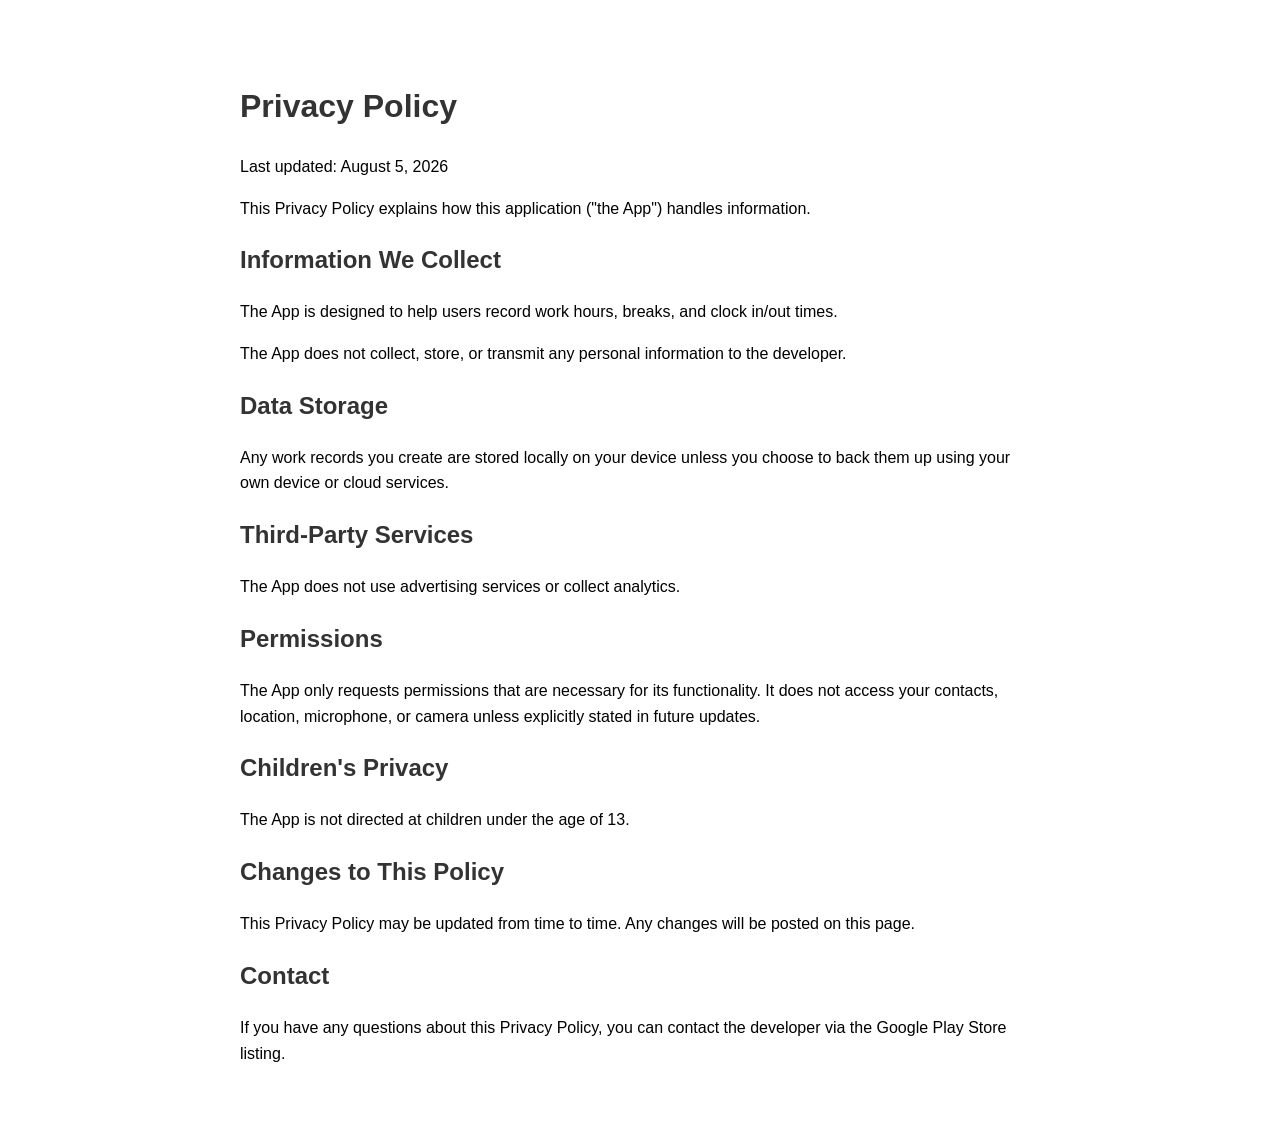
<file: privacy.html>
<!DOCTYPE html>
<html lang="en">
<head>
    <meta charset="UTF-8">
    <meta name="viewport" content="width=device-width, initial-scale=1.0">
    <title>Privacy Policy</title>
    <style>
        body {
            font-family: Arial, sans-serif;
            max-width: 800px;
            margin: 40px auto;
            padding: 20px;
            line-height: 1.6;
        }
        h1, h2 {
            color: #333;
        }
    </style>
</head>
<body>

<h1>Privacy Policy</h1>

<p>Last updated: August 5, 2026</p>

<p>This Privacy Policy explains how this application ("the App") handles information.</p>

<h2>Information We Collect</h2>

<p>The App is designed to help users record work hours, breaks, and clock in/out times.</p>

<p>The App does not collect, store, or transmit any personal information to the developer.</p>

<h2>Data Storage</h2>

<p>Any work records you create are stored locally on your device unless you choose to back them up using your own device or cloud services.</p>

<h2>Third-Party Services</h2>

<p>The App does not use advertising services or collect analytics.</p>

<h2>Permissions</h2>

<p>The App only requests permissions that are necessary for its functionality. It does not access your contacts, location, microphone, or camera unless explicitly stated in future updates.</p>

<h2>Children's Privacy</h2>

<p>The App is not directed at children under the age of 13.</p>

<h2>Changes to This Policy</h2>

<p>This Privacy Policy may be updated from time to time. Any changes will be posted on this page.</p>

<h2>Contact</h2>

<p>If you have any questions about this Privacy Policy, you can contact the developer via the Google Play Store listing.</p>

</body>
</html>
</file>
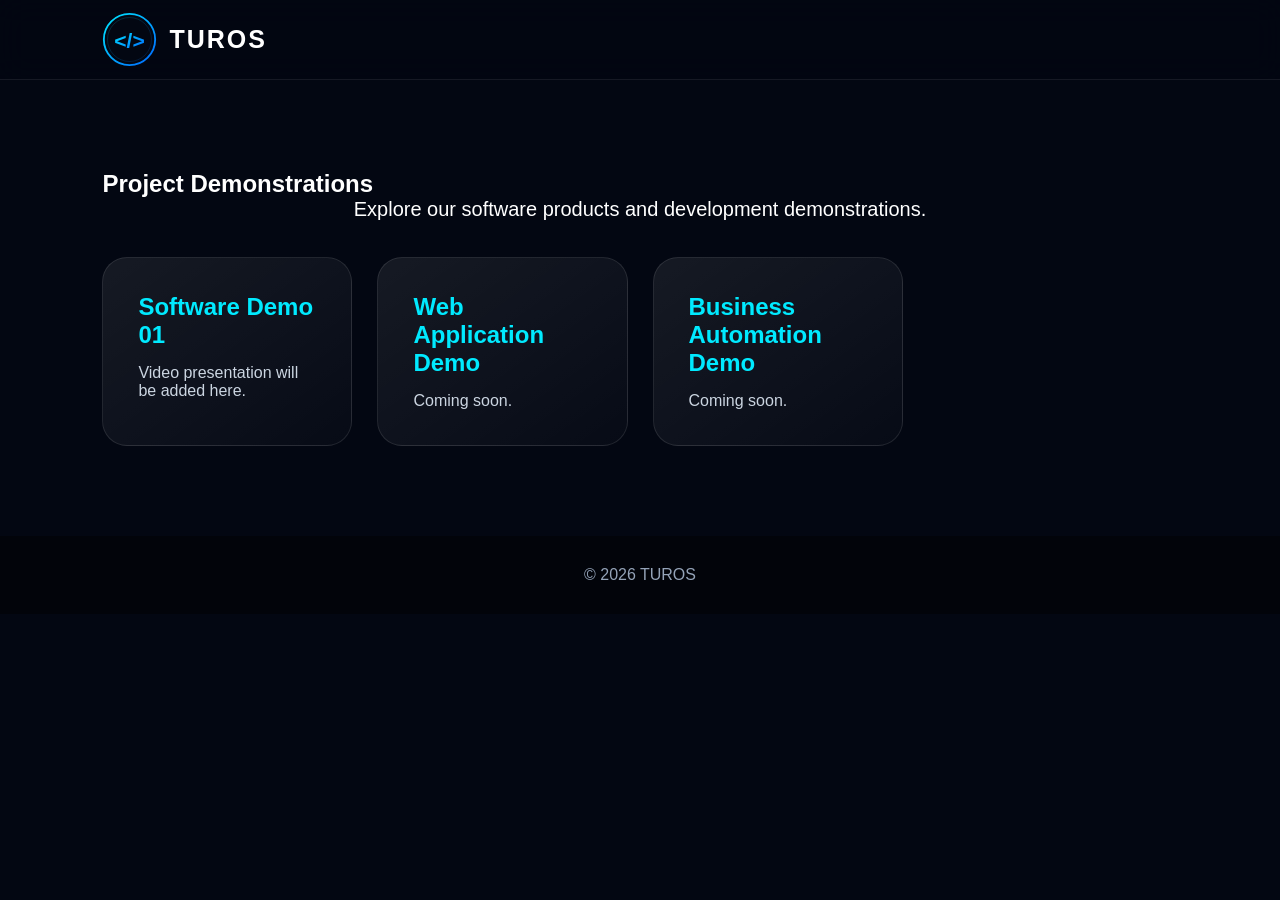
<file: videos.html>
<!DOCTYPE html>

<html lang="en">

<head>

<meta charset="UTF-8">

<meta name="viewport" content="width=device-width, initial-scale=1.0">


<title>TUROS Project Demonstrations</title>


<link rel="stylesheet" href="style.css">


</head>



<body>


<header>


<div class="logo-area">

<img src="logo.svg" alt="TUROS Logo">

<span>TUROS</span>

</div>


</header>





<section>


<h1>
Project Demonstrations
</h1>


<p style="text-align:center;font-size:20px">

Explore our software products and development demonstrations.

</p>



<br><br>



<div class="cards">



<div class="card">

<h3>
Software Demo 01
</h3>


<p>

Video presentation will be added here.

</p>


</div>



<div class="card">

<h3>
Web Application Demo
</h3>


<p>

Coming soon.

</p>


</div>



<div class="card">

<h3>
Business Automation Demo
</h3>


<p>

Coming soon.

</p>


</div>


</div>


</section>



<footer>

© 2026 TUROS

</footer>


</body>


</html>
</file>
<file: assets/css/site.css>
/* Mark Turos
   Layout: a console grid. Copy hugs a left edge inside a 1240px column; projects read as app
   windows; one loud moment (the hex decoder in the hero) and everything around it stays quiet.
   Dark-first: dark values live on :root, light values redefine the same tokens below. */
:root {
  color-scheme: dark;
  /* surfaces */
  --bg: #0b0d12;
  --bg-raise: #10131a;
  --panel: #141821;
  --panel-2: #1b202b;
  --line: #232937;
  --line-strong: #343c4e;
  /* ink */
  --fg: #e9ebf1;
  --fg-2: #a7aebe;
  --fg-3: #6e7689;
  /* signal: the single site accent, an amber status LED */
  --signal: #ffb547;
  --signal-soft: rgb(255 181 71 / .14);
  --glow: rgb(255 181 71 / .1);
  --on-signal: #1c1304;
  /* project identities, sampled from each product's own UI */
  --pal: #3ddc97;
  --somni: #b8a2ff;
  --ok: #3ddc97;
  --dot: rgb(255 255 255 / .05);
  --glass: rgb(11 13 18 / .78);
  --shadow: 0 30px 80px -34px rgb(0 0 0 / .75);
  /* code */
  --c-kw: #ff9a7a; --c-str: #ffcb7d; --c-fn: #8fc3ff; --c-num: #d4a8ff;
  --c-com: #6e7689; --c-type: #6fe3c1; --c-attr: #b9c0cf;
  /* type */
  --f-display: "Bricolage Grotesque", "Avenir Next Condensed", "Arial Narrow", system-ui, sans-serif;
  --f-body: "Instrument Sans", system-ui, -apple-system, "Segoe UI", Roboto, sans-serif;
  --f-mono: "Martian Mono", ui-monospace, "SF Mono", Menlo, Consolas, monospace;
  --step--1: .8125rem;
  --step-0: 1rem;
  --step-1: 1.1875rem;
  --step-2: clamp(1.3rem, 1.1rem + .8vw, 1.65rem);
  --step-3: clamp(1.9rem, 1.3rem + 2.4vw, 3.1rem);
  --step-4: clamp(2.6rem, 1.3rem + 4.3vw, 5rem);
  --gx: max(clamp(16px, 4vw, 40px), env(safe-area-inset-left, 0px));
  --gx-r: max(clamp(16px, 4vw, 40px), env(safe-area-inset-right, 0px));
  --nav-h: 60px;
}
@media (prefers-color-scheme: light) {
  :root:not([data-theme="dark"]) {
    color-scheme: light;
    --bg: #f3f4f7; --bg-raise: #fbfbfd; --panel: #ffffff; --panel-2: #eef0f4;
    --line: #e0e3ea; --line-strong: #c8cdd8;
    --fg: #10131a; --fg-2: #4a5162; --fg-3: #737a8d;
    --signal: #a85e00; --signal-soft: rgb(168 94 0 / .11); --glow: rgb(168 94 0 / .045); --on-signal: #ffffff;
    --pal: #08784e; --somni: #5b3cc4; --ok: #0a8a58;
    --dot: rgb(16 19 26 / .07); --glass: rgb(243 244 247 / .8);
    --shadow: 0 1px 2px rgb(16 19 26 / .05), 0 28px 60px -34px rgb(16 19 26 / .3);
    --c-kw: #b8400f; --c-str: #8a5200; --c-fn: #1d5fbf; --c-num: #7a3bd9;
    --c-com: #848a9b; --c-type: #0b7a5e; --c-attr: #3f4656;
  }
}
:root[data-theme="light"] {
  color-scheme: light;
  --bg: #f3f4f7; --bg-raise: #fbfbfd; --panel: #ffffff; --panel-2: #eef0f4;
  --line: #e0e3ea; --line-strong: #c8cdd8;
  --fg: #10131a; --fg-2: #4a5162; --fg-3: #737a8d;
  --signal: #a85e00; --signal-soft: rgb(168 94 0 / .11); --glow: rgb(168 94 0 / .045); --on-signal: #ffffff;
  --pal: #08784e; --somni: #5b3cc4; --ok: #0a8a58;
  --dot: rgb(16 19 26 / .07); --glass: rgb(243 244 247 / .8);
  --shadow: 0 1px 2px rgb(16 19 26 / .05), 0 28px 60px -34px rgb(16 19 26 / .3);
  --c-kw: #b8400f; --c-str: #8a5200; --c-fn: #1d5fbf; --c-num: #7a3bd9;
  --c-com: #848a9b; --c-type: #0b7a5e; --c-attr: #3f4656;
}

/* ---------- base ---------- */
*, *::before, *::after { box-sizing: border-box; }
html { -webkit-text-size-adjust: 100%; scroll-behavior: smooth; scroll-padding-top: calc(var(--nav-h) + 16px); }
html:has(dialog[open]) { overflow: hidden; }
body {
  margin: 0; background: var(--bg); color: var(--fg);
  font-family: var(--f-body); font-size: var(--step-0); line-height: 1.6;
  -webkit-font-smoothing: antialiased; text-rendering: optimizeLegibility; overflow-x: clip;
}
body::before { content: ""; position: fixed; inset: 0 0 auto; height: env(safe-area-inset-top, 0px); z-index: 60; background: var(--bg); }
img { max-width: 100%; }
a { color: inherit; }
p { margin: 0; }
h1, h2, h3, h4 { margin: 0; font-weight: 600; }
svg { width: 1em; height: 1em; flex: none; fill: none; stroke: currentColor; stroke-width: 1.5; stroke-linecap: round; stroke-linejoin: round; }
.repo__mark { fill: currentColor; stroke: none; }
kbd {
  display: inline-grid; place-items: center; min-width: 1.6em; height: 1.6em; padding: 0 .35em;
  font: 500 10.5px/1 var(--f-mono); font-stretch: 87.5%; color: var(--fg-2);
  border: 1px solid var(--line-strong); border-bottom-width: 2px; border-radius: 4px; background: var(--panel);
}
:focus-visible { outline: 2px solid var(--signal); outline-offset: 2px; border-radius: 4px; }
::selection { background: var(--signal); color: var(--on-signal); }
.sr-only { position: absolute; width: 1px; height: 1px; overflow: hidden; clip: rect(0 0 0 0); white-space: nowrap; }
.muted { color: var(--fg-3); }
.skip { position: absolute; left: 12px; top: -60px; z-index: 100; padding: 8px 14px; background: var(--fg); color: var(--bg); border-radius: 6px; text-decoration: none; }
.skip:focus { top: 12px; }

.wrap { width: 100%; max-width: 1320px; margin-inline: auto; padding-left: var(--gx); padding-right: var(--gx-r); }
.page { position: relative; isolation: isolate; }
.backdrop {
  position: absolute; inset: 0 0 auto; height: 1100px; z-index: -1; pointer-events: none;
  background:
    radial-gradient(640px 420px at 78% 18%, var(--glow), transparent 70%),
    radial-gradient(circle, var(--dot) 1px, transparent 1.3px) 0 0 / 22px 22px;
  -webkit-mask-image: linear-gradient(to bottom, #000 30%, transparent);
          mask-image: linear-gradient(to bottom, #000 30%, transparent);
}

.label {
  display: flex; align-items: center; gap: 10px; margin: 0;
  font: 500 11px/1.4 var(--f-mono); font-stretch: 87.5%; letter-spacing: .1em; text-transform: uppercase; color: var(--fg-3);
}
.label::before { content: ""; width: 16px; height: 1px; background: var(--signal); flex: none; }
.label__aside { color: var(--fg-3); opacity: .8; letter-spacing: .04em; text-transform: none; }
.label__aside::before { content: "/"; margin-right: 10px; opacity: .6; }

/* ---------- buttons ---------- */
.btn {
  display: inline-flex; align-items: center; justify-content: center; gap: 8px; height: 42px; padding: 0 18px;
  font: 500 .9375rem/1 var(--f-body); color: var(--fg); text-decoration: none; white-space: nowrap;
  background: transparent; border: 1px solid var(--line-strong); border-radius: 999px; cursor: pointer;
  transition: background-color .15s, border-color .15s, color .15s, transform .15s;
}
.btn:hover { border-color: var(--fg-3); background: var(--panel); }
.btn:active { transform: translateY(1px); }
.btn--primary { background: var(--fg); color: var(--bg); border-color: var(--fg); }
.btn--primary:hover { background: var(--fg); border-color: var(--fg); opacity: .9; }
.btn--quiet { border-color: transparent; color: var(--fg-2); }
.btn--quiet:hover { color: var(--fg); background: var(--panel); border-color: var(--line); }
.btn--sm { height: 32px; padding: 0 12px; font-size: .8125rem; }
.icon-btn {
  display: inline-grid; place-items: center; width: 36px; height: 36px; padding: 0; color: var(--fg-2);
  background: transparent; border: 1px solid var(--line); border-radius: 999px; cursor: pointer; font-size: 16px;
  transition: color .15s, border-color .15s, background-color .15s;
}
.icon-btn:hover { color: var(--fg); border-color: var(--line-strong); background: var(--panel); }

/* ---------- nav ---------- */
.nav {
  position: sticky; top: env(safe-area-inset-top, 0px); z-index: 50;
  background: var(--glass); -webkit-backdrop-filter: saturate(1.4) blur(14px); backdrop-filter: saturate(1.4) blur(14px);
  border-bottom: 1px solid var(--line);
}
.nav__inner { display: flex; align-items: center; gap: 20px; height: var(--nav-h); }
.brand { display: inline-flex; align-items: center; gap: 10px; text-decoration: none; }
.brand__mark {
  display: inline-flex; align-items: center; justify-content: center; min-width: 30px; height: 30px; padding: 0 5px; border-radius: 8px; white-space: nowrap;
  background: var(--fg); color: var(--bg); font: 700 12px/1 var(--f-mono); font-stretch: 75%; letter-spacing: -.04em;
}
.brand__mark i { font-style: normal; color: var(--signal); animation: blink 1.1s steps(1) infinite; }
.brand__name { font: 650 1.05rem/1 var(--f-display); font-stretch: 85%; letter-spacing: -.01em; }
.nav__links { display: flex; gap: 2px; margin-inline-start: auto; }
.nav__links a { padding: 6px 10px; font-size: .875rem; color: var(--fg-2); text-decoration: none; border-radius: 6px; transition: color .15s, background-color .15s; }
.nav__links a:hover { color: var(--fg); }
.nav__links a[aria-current="true"] { color: var(--fg); background: var(--panel-2); }
.nav__tools { display: flex; align-items: center; gap: 8px; }
.cmdk {
  display: inline-flex; align-items: center; gap: 6px; height: 36px; padding: 0 8px 0 12px;
  color: var(--fg-2); font: 400 .8125rem var(--f-body); background: var(--panel); border: 1px solid var(--line); border-radius: 999px; cursor: pointer;
}
.cmdk:hover { color: var(--fg); border-color: var(--line-strong); }
.cmdk__text { margin-right: 6px; }
.i-moon { display: none; }
@media (prefers-color-scheme: light) { :root:not([data-theme="dark"]) .i-sun { display: none; } :root:not([data-theme="dark"]) .i-moon { display: block; } }
:root[data-theme="light"] .i-sun { display: none; }
:root[data-theme="light"] .i-moon { display: block; }
@media (max-width: 900px) { .nav__links { display: none; } .nav__tools { margin-inline-start: auto; } }
@media (max-width: 420px) { .cmdk kbd { display: none; } .brand__name { display: none; } }

/* ---------- hero ---------- */
.hero {
  display: grid; grid-template-columns: minmax(0, 1.08fr) minmax(0, .92fr); align-items: center;
  gap: clamp(36px, 5vw, 80px); padding-block: clamp(48px, 9vw, 120px) clamp(40px, 6vw, 80px);
}
.hero__copy { min-width: 0; }
.eyebrow { display: flex; flex-wrap: wrap; align-items: center; gap: 8px 18px; font: 500 12px/1.4 var(--f-mono); font-stretch: 87.5%; color: var(--fg-2); }
.eyebrow > span + span { color: var(--fg-3); }
.live { display: inline-flex; align-items: center; gap: 9px; }
.live i, .status i { width: 7px; height: 7px; border-radius: 50%; background: var(--ok); box-shadow: 0 0 0 0 var(--ok); animation: pulse 2.4s ease-out infinite; flex: none; }
.display {
  margin: 20px 0 24px; font-family: var(--f-display); font-weight: 700; font-size: var(--step-4); font-stretch: 84%;
  line-height: .98; letter-spacing: -.024em; text-wrap: balance;
}
.caret { display: inline-block; width: .42em; height: .78em; margin-left: .08em; vertical-align: -.04em; background: var(--signal); animation: blink 1.1s steps(1) infinite; }
.caret--sm { width: .6em; height: 1.05em; vertical-align: -.2em; }
.lede { max-width: 60ch; font-size: var(--step-1); line-height: 1.55; color: var(--fg-2); }
.hero__cta { display: flex; flex-wrap: wrap; align-items: center; gap: 12px 12px; margin-top: 32px; }
.hint { display: inline-flex; align-items: center; gap: 4px; margin-left: 6px; font-size: .8125rem; color: var(--fg-3); }
.hint kbd:first-of-type { margin-left: 4px; }
@media (max-width: 980px) { .hero { grid-template-columns: minmax(0, 1fr); } }

/* hex decoder */
.hexview {
  min-width: 0; margin: 0; overflow: hidden; font-family: var(--f-mono); font-stretch: 87.5%; font-size: 12px;
  background: var(--panel); border: 1px solid var(--line); border-radius: 14px; box-shadow: var(--shadow);
}
.hexview__bar, .browser__chrome { display: flex; align-items: center; gap: 12px; padding: 10px 14px; background: var(--bg-raise); border-bottom: 1px solid var(--line); }
.dots { display: inline-flex; gap: 6px; flex: none; }
.dots i { width: 9px; height: 9px; border-radius: 50%; background: var(--line-strong); }
.hexview__title { color: var(--fg-2); font-size: 11.5px; }
.hexview__meta { margin-left: auto; color: var(--fg-3); font-size: 11px; }
.hexview__hex {
  display: grid; grid-template-columns: auto repeat(var(--n, 16), minmax(0, 1fr)); gap: 3px 0; padding: 14px 16px 12px;
  font-size: 11.5px; line-height: 1.5; color: var(--fg-2); font-variant-numeric: tabular-nums; min-height: 120px;
}
.hx-off { padding-right: 14px; color: var(--fg-3); }
.hx-b { text-align: center; border-radius: 3px; cursor: default; transition: color .25s, background-color .12s; }
.hexview.is-reading .hx-b:not(.is-read), .hexview.is-reading .hx-c:not(.is-read) { color: var(--fg-3); opacity: .45; }
.hx-b.is-head, .hx-c.is-head { background: var(--signal); color: var(--on-signal); opacity: 1; }
.hx-b.is-hot, .hx-c.is-hot { background: var(--signal-soft); color: var(--signal); box-shadow: inset 0 0 0 1px var(--signal); opacity: 1; }
.hexview__json {
  margin: 0; padding: 14px 16px; overflow-x: auto; border-top: 1px dashed var(--line);
  font: inherit; font-size: 13px; line-height: 1.7; color: var(--fg-2); white-space: pre; tab-size: 2;
}
.hx-c { border-radius: 2px; transition: color .25s, background-color .12s; }
.j-key { color: var(--fg); }
.j-str { color: var(--signal); }
.j-p { color: var(--fg-3); }
.hexview__status { display: flex; justify-content: space-between; gap: 12px; padding: 9px 16px; border-top: 1px solid var(--line); background: var(--bg-raise); color: var(--fg-3); font-size: 11px; }
.hexview__status span:last-child { text-align: right; white-space: pre; }

/* ---------- metrics ---------- */
.metrics { padding-bottom: clamp(24px, 4vw, 40px); }
.metrics dl { display: grid; grid-template-columns: repeat(4, minmax(0, 1fr)); margin: 14px 0 0; border-top: 1px solid var(--line); border-bottom: 1px solid var(--line); }
.metrics dl > div { display: flex; flex-direction: column-reverse; justify-content: flex-end; gap: 8px; padding: 22px 20px 24px; border-left: 1px solid var(--line); min-width: 0; }
.metrics dl > div:first-child { border-left: 0; padding-left: 0; }
.metrics dd { margin: 0; font: 700 var(--step-3)/1 var(--f-display); font-stretch: 82%; letter-spacing: -.02em; font-variant-numeric: tabular-nums; }
.metrics dt { max-width: 24ch; font-size: .875rem; line-height: 1.45; color: var(--fg-2); }
@media (max-width: 760px) {
  .metrics dl { grid-template-columns: repeat(2, minmax(0, 1fr)); }
  .metrics dl > div:nth-child(3) { border-left: 0; padding-left: 0; }
  .metrics dl > div:nth-child(n+3) { border-top: 1px solid var(--line); }
}

/* ---------- sections ---------- */
.section { padding-top: clamp(72px, 10vw, 136px); }
.section--last { padding-bottom: clamp(80px, 11vw, 144px); }
.section__head { display: grid; gap: 16px; max-width: 62rem; margin-bottom: clamp(28px, 4vw, 52px); }
.section__head--flush { margin-bottom: 0; }
.section h2, .research h2 { max-width: 22ch; font: 660 var(--step-3)/1.04 var(--f-display); font-stretch: 86%; letter-spacing: -.018em; text-wrap: balance; }
.section__sub { max-width: 62ch; color: var(--fg-2); font-size: 1.0625rem; }

/* ---------- projects ---------- */
.project { --accent: var(--fg); padding-block: clamp(32px, 4vw, 48px); border-top: 1px solid var(--line); }
.project[data-accent="pal"], .repo[data-accent="pal"] { --accent: var(--pal); }
.project[data-accent="somni"], .repo[data-accent="somni"] { --accent: var(--somni); }
.project[data-accent="signal"] { --accent: var(--signal); }
.project__head { display: flex; flex-wrap: wrap; align-items: center; gap: 10px 16px; margin-bottom: 26px; }
.project__idx { font: 500 12px var(--f-mono); color: var(--fg-3); font-variant-numeric: tabular-nums; }
.project__name { font: 700 var(--step-3)/1 var(--f-display); font-stretch: 84%; letter-spacing: -.02em; }
.status {
  display: inline-flex; align-items: center; gap: 7px; padding: 5px 10px; border-radius: 999px;
  font: 500 10.5px/1 var(--f-mono); font-stretch: 87.5%; letter-spacing: .08em; text-transform: uppercase;
  color: var(--accent); border: 1px solid var(--line-strong); background: var(--panel);
}
.status i { background: var(--accent); box-shadow: none; animation: none; }
.status--live i { animation: pulse 2.4s ease-out infinite; }
.project__tag { flex-basis: 100%; font-size: var(--step-1); color: var(--fg-2); }
.project__body { display: grid; grid-template-columns: minmax(0, 1.42fr) minmax(0, 1fr); gap: clamp(28px, 4vw, 60px); align-items: start; }
.project__info { min-width: 0; }
.project__desc { max-width: 60ch; color: var(--fg-2); }
.facts { margin: 22px 0; padding: 0; list-style: none; border-top: 1px solid var(--line); }
.facts li { display: grid; grid-template-columns: 8.4rem minmax(0, 1fr); gap: 16px; padding: 13px 0; border-bottom: 1px solid var(--line); }
.facts b i { font-family: var(--f-body); font-style: normal; font-weight: 500; }
.facts b { font: 600 .9375rem/1.45 var(--f-mono); font-stretch: 87.5%; color: var(--accent); font-variant-numeric: tabular-nums; }
.facts span { font-size: .9375rem; line-height: 1.5; color: var(--fg-2); }
.chips { display: flex; flex-wrap: wrap; gap: 6px; margin: 0; padding: 0; list-style: none; }
.chips li { padding: 6px 9px; font: 500 11px/1 var(--f-mono); font-stretch: 87.5%; color: var(--fg-2); background: var(--bg-raise); border: 1px solid var(--line); border-radius: 6px; }
.project__actions { display: flex; flex-wrap: wrap; gap: 10px; margin-top: 26px; }
.project__gh { margin-top: 16px; font: 11px/1.6 var(--f-mono); font-stretch: 87.5%; color: var(--fg-3); }
.project__gh:empty { display: none; }
@media (max-width: 1080px) { .project__body { grid-template-columns: minmax(0, 1fr); } }
@media (max-width: 480px) { .facts li { grid-template-columns: minmax(0, 1fr); gap: 2px; } }

/* browser frame */
.browser { min-width: 0; overflow: hidden; background: var(--panel); border: 1px solid var(--line); border-radius: 12px; box-shadow: var(--shadow); }
.browser__chrome { padding: 9px 12px; }
.browser__url {
  flex: 1; min-width: 0; display: flex; align-items: center; gap: 8px; height: 30px; padding: 0 12px;
  font: 12px var(--f-mono); font-stretch: 87.5%; color: var(--fg-3); text-decoration: none; white-space: nowrap; overflow: hidden;
  background: var(--panel-2); border: 1px solid transparent; border-radius: 8px; transition: border-color .15s, color .15s;
}
.browser__url > span { overflow: hidden; text-overflow: ellipsis; }
.browser__url b { font-weight: 500; color: var(--fg); }
.browser__url svg { color: var(--accent); }
a.browser__url:hover { border-color: var(--line-strong); color: var(--fg-2); }
.browser__open { display: inline-grid; place-items: center; width: 30px; height: 30px; color: var(--fg-2); border-radius: 8px; border: 1px solid var(--line); }
.browser__open:hover { color: var(--fg); border-color: var(--line-strong); }
.browser__viewport {
  position: relative; display: block; width: 100%; max-width: 100%; aspect-ratio: var(--ratio, 1.6); padding: 0; margin: 0; overflow: hidden;
  background: var(--bg-raise); border: 0; cursor: zoom-in;
}
.browser__backdrop { position: absolute; inset: -30px; background-position: center; background-size: cover; filter: blur(26px) saturate(1.15); opacity: .55; transition: background-image .4s; }
.browser__shot { position: absolute; inset: 0; width: 100%; height: 100%; object-fit: contain; opacity: 0; transition: opacity .45s ease; }
.browser__shot.is-active { opacity: 1; }
.browser__tabs { display: grid; grid-template-columns: repeat(var(--count), minmax(0, 1fr)); gap: 1px; background: var(--line); border-top: 1px solid var(--line); }
.browser__tab {
  position: relative; padding: 11px 10px 12px; font: 500 12.5px/1.2 var(--f-body); color: var(--fg-3); text-align: left;
  background: var(--panel); border: 0; cursor: pointer; white-space: nowrap; overflow: hidden; text-overflow: ellipsis;
}
.browser__tab:hover { color: var(--fg-2); }
.browser__tab[aria-selected="true"] { color: var(--fg); background: var(--panel-2); }
.browser__tab::after { content: ""; position: absolute; left: 0; top: 0; height: 2px; width: 0; background: var(--accent); }
.browser__tab[aria-selected="true"]::after { width: 100%; }
.browser.is-auto .browser__tab[aria-selected="true"]::after { animation: tabtimer var(--dwell, 5s) linear forwards; }
.browser__caption { padding: 12px 14px 14px; font-size: .875rem; line-height: 1.5; color: var(--fg-2); border-top: 1px solid var(--line); min-height: 3.6em; }
@media (max-width: 640px) {
  .browser__tabs { grid-template-columns: none; grid-auto-flow: column; grid-auto-columns: minmax(96px, 1fr); overflow-x: auto; scrollbar-width: none; }
  .browser__tabs::-webkit-scrollbar { display: none; }
}

/* incoming */
.redact { display: inline-block; color: transparent; background: var(--fg-3); border-radius: 2px; line-height: 1.1; user-select: none; }
.browser__url--static b .redact { margin-right: 1px; }
.browser__viewport--static { aspect-ratio: 2.3; cursor: default; }
.static { position: absolute; inset: 0; width: 100%; height: 100%; image-rendering: pixelated; opacity: .9; }
.term {
  position: absolute; left: clamp(14px, 3vw, 28px); bottom: clamp(14px, 3vw, 26px); margin: 0; padding: 14px 18px;
  font: 12.5px/1.75 var(--f-mono); font-stretch: 87.5%; color: var(--fg-2);
  background: var(--glass); border: 1px solid var(--line); border-radius: 10px; -webkit-backdrop-filter: blur(6px); backdrop-filter: blur(6px);
}
.term__p { color: var(--signal); }
.scramble { font-variant-ligatures: none; }
@media (max-width: 520px) { .browser__viewport--static { aspect-ratio: 1.5; } }

/* ---------- source / repos ---------- */
.repos { display: grid; grid-template-columns: repeat(3, minmax(0, 1fr)); gap: 16px; }
.repo {
  --accent: var(--fg); position: relative; display: flex; flex-direction: column; gap: 14px; min-width: 0; padding: 22px;
  font: inherit; color: inherit; text-align: left; text-decoration: none; cursor: pointer;
  background: var(--panel); border: 1px solid var(--line); border-radius: 12px; transition: border-color .2s, transform .2s;
}
.repo:hover { border-color: var(--line-strong); transform: translateY(-2px); }
.repo__name { font: 500 13.5px var(--f-mono); font-stretch: 87.5%; color: var(--fg-3); }
.repo__name b { font-weight: 600; color: var(--fg); }
.repo__desc { color: var(--fg-2); font-size: .9375rem; }
.repo__stats { display: flex; flex-wrap: wrap; gap: 4px 14px; font: 11.5px var(--f-mono); font-stretch: 87.5%; color: var(--fg-3); }
.repo__stats b { font-weight: 500; color: var(--fg-2); }
.repo__last { overflow: hidden; font: 11.5px var(--f-mono); font-stretch: 87.5%; color: var(--fg-3); white-space: nowrap; text-overflow: ellipsis; }
.repo__last:empty, .repo__stats:empty { display: none; }
.repo__cta { display: inline-flex; align-items: center; gap: 8px; margin-top: auto; padding-top: 6px; font-weight: 500; color: var(--fg); }
.repo:hover .repo__cta svg { transform: translateX(3px); }
.repo__cta svg { transition: transform .2s; }
.repo--out { background: transparent; border-style: dashed; }
.repo__mark { width: 34px; height: 34px; color: var(--fg-3); }
.langbar { display: flex; gap: 2px; height: 8px; overflow: hidden; border-radius: 4px; }
.langbar:empty { display: none; }
.langbar i { height: 100%; min-width: 3px; background: var(--c, var(--fg-3)); }
.langlegend { display: flex; flex-wrap: wrap; gap: 4px 14px; margin-top: -4px; font: 11px var(--f-mono); font-stretch: 87.5%; color: var(--fg-2); }
.langlegend span { display: inline-flex; align-items: center; gap: 6px; }
.langlegend span::before { content: ""; width: 8px; height: 8px; border-radius: 2px; background: var(--c, var(--fg-3)); }
.langlegend em { font-style: normal; color: var(--fg-3); }
@media (max-width: 980px) { .repos { grid-template-columns: repeat(2, minmax(0, 1fr)); } .repo--out { grid-column: 1 / -1; } }
@media (max-width: 640px) { .repos { grid-template-columns: minmax(0, 1fr); } }

/* ---------- experience ---------- */
.xp { display: grid; grid-template-columns: minmax(0, 1fr) minmax(0, 340px); gap: clamp(32px, 5vw, 80px); align-items: start; }
.log { position: relative; margin: 0; padding: 0; list-style: none; }
.log__item { position: relative; display: grid; grid-template-columns: 28px minmax(0, 1fr); gap: 14px; padding-bottom: 38px; }
.log__item::before { content: ""; position: absolute; left: 13px; top: 20px; bottom: 0; width: 2px; background: var(--line); }
.log__item:last-child { padding-bottom: 0; }
.log__item:last-child::before { display: none; }
.log__dot { position: relative; z-index: 1; width: 12px; height: 12px; margin: 7px 0 0 8px; background: var(--bg); border: 2px solid var(--fg-3); border-radius: 50%; }
.is-head .log__dot { background: var(--signal); border-color: var(--signal); box-shadow: 0 0 0 5px var(--signal-soft); }
.log__body { min-width: 0; }
.log__meta { display: flex; flex-wrap: wrap; align-items: center; gap: 6px 10px; font: 500 11.5px/1.6 var(--f-mono); font-stretch: 87.5%; color: var(--fg-3); }
.log__meta > span:not(.ref)::before { content: "·"; margin-right: 10px; }
.ref { padding: 1px 8px; font: 600 10px/1.6 var(--f-mono); letter-spacing: .06em; text-transform: uppercase; color: var(--signal); border: 1px solid currentColor; border-radius: 999px; }
.ref--muted { color: var(--fg-2); border-color: var(--line-strong); }
.log__role { margin: 6px 0 0; font: 650 var(--step-2)/1.15 var(--f-display); font-stretch: 85%; letter-spacing: -.01em; text-wrap: balance; }
.log__org { display: block; margin-top: 4px; font: 500 1rem/1.4 var(--f-body); color: var(--fg-2); }
.log ul { display: grid; gap: 6px; margin: 14px 0 0; padding-left: 18px; color: var(--fg-2); max-width: 70ch; }
.log li li::marker, .log ul li::marker { color: var(--fg-3); }
.log__item.is-lit .log__dot { border-color: var(--signal); }
.is-lit .log__role, .is-lit .project__name, .is-lit h2 { color: var(--signal); transition: color .3s; }
.xp__aside { display: grid; gap: 16px; position: sticky; top: calc(var(--nav-h) + 24px); }
.panel { padding: 22px; background: var(--panel); border: 1px solid var(--line); border-radius: 12px; }
.panel > .label { margin-bottom: 16px; }
.panel--split { display: grid; grid-template-columns: 1fr 1fr; gap: 20px; }
.panel--split .label { margin-bottom: 8px; }
.panel--split p:not(.label) { font-size: .9375rem; }
.edu { display: grid; gap: 18px; }
.edu > div + div { padding-top: 18px; border-top: 1px solid var(--line); }
.edu__deg { font: 650 1.125rem/1.25 var(--f-display); font-stretch: 85%; }
.edu__school { margin-top: 4px; color: var(--fg-2); font-size: .9375rem; }
.edu__when { margin-top: 6px; font: 11.5px var(--f-mono); font-stretch: 87.5%; color: var(--fg-3); }
.badge { display: inline-block; margin-left: 6px; padding: 1px 8px; font: 600 10px/1.7 var(--f-mono); letter-spacing: .06em; text-transform: uppercase; color: var(--signal); background: var(--signal-soft); border-radius: 999px; vertical-align: 1px; }
@media (max-width: 960px) { .xp { grid-template-columns: minmax(0, 1fr); } .xp__aside { position: static; } }
@media (max-width: 420px) { .panel--split { grid-template-columns: minmax(0, 1fr); } }

/* ---------- research ---------- */
.research { display: grid; grid-template-columns: minmax(0, 1fr) minmax(0, 1.05fr); gap: clamp(32px, 5vw, 80px); align-items: center; }
.research .section__head { gap: 16px; }
.research { --accent: var(--signal); }
.research .chips { margin-top: 6px; }
.research .facts { margin: 6px 0 0; }
.research .project__actions { margin-top: 4px; }
.bars { min-width: 0; margin: 0; padding: clamp(18px, 3vw, 28px); background: var(--panel); border: 1px solid var(--line); border-radius: 12px; }
.bars figcaption { display: grid; gap: 6px; }
.bars__note { font-size: .8125rem; color: var(--fg-3); }
.bars__plot { --name: 6.5rem; position: relative; display: grid; gap: 14px; margin-top: 26px; }
.bars__grid { position: absolute; top: 0; bottom: 26px; left: calc(var(--name) + 14px); right: 0; pointer-events: none; }
.bars__grid i { position: absolute; top: 0; bottom: 0; left: calc(var(--x) / 12 * 100%); width: 1px; background: var(--line); }
.bar { position: relative; display: grid; grid-template-columns: var(--name) minmax(0, 1fr); gap: 14px; align-items: center; border-radius: 6px; outline-offset: 4px; }
.bar__name { font-size: .9375rem; color: var(--fg); }
.bar__track { position: relative; height: 40px; }
.bar__fill { position: absolute; left: 0; top: 0; bottom: 0; width: calc(var(--v) / 12 * 100%); background: var(--fg-3); border-radius: 0 4px 4px 0; transition: filter .15s; }
.bar--hero .bar__fill { background: var(--signal); }
.bar:hover .bar__fill, .bar:focus-visible .bar__fill { filter: brightness(1.12); }
.bar__val { position: absolute; top: 50%; left: calc(var(--v) / 12 * 100% + 10px); transform: translateY(-50%); font: 600 14px var(--f-mono); font-stretch: 87.5%; color: var(--fg); font-variant-numeric: tabular-nums; white-space: nowrap; }
.bar--inside .bar__val { left: auto; right: calc(100% - var(--v) / 12 * 100% + 10px); color: var(--on-signal); }
.bars__axis { position: relative; height: 18px; margin-left: calc(var(--name) + 14px); font: 10.5px var(--f-mono); font-stretch: 87.5%; color: var(--fg-3); }
.bars__axis span { position: absolute; left: calc(var(--x) / 12 * 100%); transform: translateX(-50%); }
.bars__axis span:first-child { transform: none; }
.bars__axis span:last-child { transform: translateX(-100%); }
.bars__tip {
  position: absolute; z-index: 2; max-width: 260px; padding: 8px 11px; font-size: .8125rem; line-height: 1.4; color: var(--bg);
  background: var(--fg); border-radius: 8px; pointer-events: none; box-shadow: var(--shadow); transform: translate(-50%, calc(-100% - 10px));
}
.research__aside { display: grid; gap: 16px; min-width: 0; }
/* backtest charts: matplotlib renders on white, so dark mode inverts them onto a near-panel plate */
.browser--chart { box-shadow: none; }
.browser--chart .browser__viewport { background: #141414; }
.browser--chart .browser__shot { filter: invert(.92) hue-rotate(180deg); }
@media (prefers-color-scheme: light) {
  :root:not([data-theme="dark"]) .browser--chart .browser__viewport { background: #fff; }
  :root:not([data-theme="dark"]) .browser--chart .browser__shot { filter: none; }
}
:root[data-theme="light"] .browser--chart .browser__viewport { background: #fff; }
:root[data-theme="light"] .browser--chart .browser__shot { filter: none; }
@media (max-width: 960px) { .research { grid-template-columns: minmax(0, 1fr); } }
@media (max-width: 420px) { .bars__plot { --name: 5rem; } }

/* ---------- stack ---------- */
.stack { display: grid; grid-template-columns: minmax(0, 1.45fr) minmax(0, 1fr); gap: clamp(28px, 4vw, 64px); align-items: start; }
.stack__groups { display: grid; gap: 26px; }
.stack__group .label { margin-bottom: 12px; }
.tools { display: flex; flex-wrap: wrap; gap: 8px; }
.tool {
  display: inline-flex; align-items: center; gap: 8px; height: 34px; padding: 0 12px;
  font: 500 12.5px/1 var(--f-mono); font-stretch: 87.5%; color: var(--fg-2); cursor: pointer;
  background: var(--panel); border: 1px solid var(--line); border-radius: 999px; transition: color .15s, border-color .15s, background-color .15s;
}
.tool:hover { color: var(--fg); border-color: var(--line-strong); }
.tool[data-count]::after { content: attr(data-count); display: inline-grid; place-items: center; min-width: 18px; height: 18px; padding: 0 4px; font-size: 10px; color: var(--fg-2); background: var(--panel-2); border-radius: 999px; }
.tool[aria-pressed="true"] { color: var(--bg); background: var(--fg); border-color: var(--fg); }
.tool[aria-pressed="true"]::after { color: var(--fg); background: var(--bg); }
.evidence { position: sticky; top: calc(var(--nav-h) + 24px); }
.evidence__empty { color: var(--fg-2); font-size: .9375rem; }
.evidence__title { font: 650 1.375rem/1.2 var(--f-display); font-stretch: 85%; }
.evidence__list { display: grid; gap: 8px; margin: 14px 0 0; padding: 0; list-style: none; }
.evidence__list a {
  display: flex; align-items: center; justify-content: space-between; gap: 12px; padding: 12px 14px;
  font-size: .9375rem; color: var(--fg); text-decoration: none; background: var(--bg-raise); border: 1px solid var(--line); border-radius: 8px;
}
.evidence__list a:hover { border-color: var(--line-strong); }
.evidence__list small { font: 10.5px var(--f-mono); font-stretch: 87.5%; color: var(--fg-3); text-transform: uppercase; letter-spacing: .06em; white-space: nowrap; }
.evidence__none { margin-top: 10px; color: var(--fg-2); font-size: .9375rem; }
@media (max-width: 960px) { .stack { grid-template-columns: minmax(0, 1fr); } .evidence { position: static; } }

/* ---------- footer ---------- */
.footer { border-top: 1px solid var(--line); }
.footer__inner { display: flex; flex-wrap: wrap; align-items: center; justify-content: space-between; gap: 8px 24px; padding-block: 22px 30px; font-size: .8125rem; color: var(--fg-3); }
.footer__links { display: flex; gap: 18px; }
.footer a { color: var(--fg-2); text-decoration: none; }
.footer a:hover { color: var(--fg); }

/* ---------- dialogs ---------- */
dialog { padding: 0; color: var(--fg); background: transparent; border: 0; max-width: none; max-height: none; }
dialog::backdrop { background: rgb(6 7 10 / .62); -webkit-backdrop-filter: blur(5px); backdrop-filter: blur(5px); }
dialog[open] { animation: rise .18s ease-out; }

.palette { width: min(660px, calc(100vw - 24px)); margin: max(10vh, 24px) auto auto; }
.palette__box { overflow: hidden; background: var(--panel); border: 1px solid var(--line-strong); border-radius: 14px; box-shadow: var(--shadow); }
.palette__input { display: flex; align-items: center; gap: 12px; padding: 0 16px; border-bottom: 1px solid var(--line); color: var(--fg-3); font-size: 17px; }
.palette__input input { flex: 1; min-width: 0; height: 56px; padding: 0; font: 400 1.0625rem var(--f-body); color: var(--fg); background: transparent; border: 0; outline: none; }
.palette__input input::placeholder { color: var(--fg-3); }
.palette__list { max-height: min(440px, 58vh); margin: 0; padding: 6px 8px 10px; overflow-y: auto; list-style: none; overscroll-behavior: contain; }
.palette__group { padding: 12px 10px 6px; font: 500 10.5px var(--f-mono); font-stretch: 87.5%; letter-spacing: .1em; text-transform: uppercase; color: var(--fg-3); }
.palette__item { display: flex; align-items: center; gap: 12px; min-width: 0; padding: 10px 12px; color: var(--fg-2); border-radius: 8px; cursor: pointer; }
.palette__item[aria-selected="true"] { color: var(--fg); background: var(--panel-2); }
.palette__item > svg { color: var(--fg-3); font-size: 15px; }
.palette__item[aria-selected="true"] > svg { color: var(--signal); }
.palette__label { min-width: 0; overflow: hidden; text-overflow: ellipsis; white-space: nowrap; }
.palette__label mark { color: var(--fg); background: none; font-weight: 600; }
.palette__hint { margin-left: auto; flex: none; font: 11px var(--f-mono); font-stretch: 87.5%; color: var(--fg-3); }
.palette__empty { padding: 26px 12px; color: var(--fg-3); text-align: center; }
.palette__foot { display: flex; flex-wrap: wrap; gap: 6px 18px; padding: 10px 16px; font-size: 12px; color: var(--fg-3); border-top: 1px solid var(--line); background: var(--bg-raise); }
.palette__foot span { display: inline-flex; align-items: center; gap: 4px; }
@media (max-width: 560px) { .palette__foot span:last-child { display: none; } }

/* explorer */
.explorer { width: min(1320px, calc(100vw - 24px)); height: min(900px, calc(100dvh - 24px)); margin: auto; }
.ex { display: grid; grid-template-rows: auto minmax(0, 1fr); height: 100%; overflow: hidden; background: var(--panel); border: 1px solid var(--line-strong); border-radius: 14px; box-shadow: var(--shadow); }
.ex__head { display: flex; flex-wrap: wrap; align-items: center; gap: 10px 18px; padding: 10px 12px 10px 14px; background: var(--bg-raise); border-bottom: 1px solid var(--line); }
.seg { display: inline-flex; padding: 3px; background: var(--panel); border: 1px solid var(--line); border-radius: 999px; }
.seg button { padding: 6px 14px; font: 500 13px var(--f-body); color: var(--fg-2); background: transparent; border: 0; border-radius: 999px; cursor: pointer; }
.seg button[aria-selected="true"] { color: var(--bg); background: var(--fg); }
.ex__meta { display: flex; flex-wrap: wrap; align-items: center; gap: 4px 14px; flex: 1; min-width: 0; font: 11.5px var(--f-mono); font-stretch: 87.5%; color: var(--fg-3); }
.ex__meta b { font-weight: 500; color: var(--fg-2); }
.src { display: inline-flex; align-items: center; gap: 7px; }
.src i { width: 7px; height: 7px; border-radius: 50%; background: var(--fg-3); }
.src--live i { background: var(--ok); }
.ex__actions { display: flex; align-items: center; gap: 8px; margin-left: auto; }
.ex__body { position: relative; display: grid; grid-template-columns: 300px minmax(0, 1fr); min-height: 0; }
.ex__side { display: grid; grid-template-rows: auto auto minmax(0, 1fr) auto; min-height: 0; background: var(--bg-raise); border-right: 1px solid var(--line); }
.ex__tabs { display: flex; gap: 4px; padding: 10px 10px 0; }
.ex__tabs button { padding: 6px 10px; font: 500 12.5px var(--f-body); color: var(--fg-3); background: transparent; border: 0; border-radius: 6px; cursor: pointer; }
.ex__tabs button[aria-selected="true"] { color: var(--fg); background: var(--panel-2); }
.ex__filter { padding: 10px; }
.ex__filter input { width: 100%; height: 32px; padding: 0 10px; font: 12px var(--f-mono); font-stretch: 87.5%; color: var(--fg); background: var(--panel); border: 1px solid var(--line); border-radius: 7px; outline: none; }
.ex__filter input:focus { border-color: var(--signal); }
.ex__side.is-history .ex__filter { display: none; }
.ex__list { min-height: 0; padding: 0 6px 12px; overflow: auto; overscroll-behavior: contain; }
.tr {
  display: flex; align-items: center; gap: 7px; width: 100%; padding: 5px 8px 5px calc(8px + var(--d, 0) * 14px);
  font: 12px/1.35 var(--f-mono); font-stretch: 87.5%; color: var(--fg-2); text-align: left; white-space: nowrap;
  background: transparent; border: 0; border-radius: 6px; cursor: pointer;
}
.tr:hover { color: var(--fg); background: var(--panel-2); }
.tr[aria-current="true"] { color: var(--fg); background: var(--signal-soft); }
.tr__ico { width: 12px; flex: none; color: var(--fg-3); font-size: 12px; text-align: center; }
.tr__ico i { display: inline-block; width: 7px; height: 7px; border-radius: 2px; background: var(--c, var(--fg-3)); }
.tr--dir .tr__ico svg { transition: transform .15s; }
.tr--dir[aria-expanded="true"] .tr__ico svg { transform: rotate(90deg); }
.tr__name { min-width: 0; overflow: hidden; text-overflow: ellipsis; }
.tr__name mark { color: var(--signal); background: none; }
.tr__size { margin-left: auto; padding-left: 8px; font-size: 10px; color: var(--fg-3); }
.commit { display: block; padding: 10px 10px; color: var(--fg-2); text-decoration: none; border-radius: 7px; }
.commit:hover { color: var(--fg); background: var(--panel-2); }
.commit__msg { display: block; font-size: 13px; line-height: 1.4; }
.commit__meta { display: block; margin-top: 4px; font: 10.5px var(--f-mono); font-stretch: 87.5%; color: var(--fg-3); }
.ex__langs { padding: 12px 14px 14px; border-top: 1px solid var(--line); display: grid; gap: 10px; }
.ex__langs:empty { display: none; }
.ex__main { display: grid; grid-template-rows: auto minmax(0, 1fr); min-width: 0; min-height: 0; }
.ex__crumbs { display: flex; align-items: center; gap: 10px; min-width: 0; padding: 8px 12px 8px 16px; font: 12px var(--f-mono); font-stretch: 87.5%; color: var(--fg-2); border-bottom: 1px solid var(--line); min-height: 49px; }
.ex__path { flex: 1; min-width: 0; overflow: hidden; text-overflow: ellipsis; white-space: nowrap; }
.ex__path span { color: var(--fg-3); }
.ex__path b { font-weight: 500; color: var(--fg); }
.ex__file-actions { display: flex; gap: 6px; flex: none; }
.ex__files-btn { display: none; }
.ex__view { position: relative; min-height: 0; overflow: auto; overscroll-behavior: contain; outline: none; }
.ex__loading { padding: 32px; color: var(--fg-3); font: 12px var(--f-mono); }
.ex__note { display: grid; gap: 14px; justify-items: start; max-width: 520px; padding: 40px clamp(16px, 4vw, 40px); color: var(--fg-2); }
.ex__note h3 { font: 650 1.25rem/1.2 var(--f-display); font-stretch: 85%; color: var(--fg); }
.ex__img { display: grid; place-items: center; min-height: 100%; padding: 32px; background: repeating-conic-gradient(var(--panel-2) 0 25%, var(--panel) 0 50%) 0 0 / 18px 18px; }
.ex__img img { max-height: 70vh; box-shadow: var(--shadow); }
.code { display: grid; grid-template-columns: auto minmax(0, 1fr); min-width: max-content; font: 12.5px/1.7 var(--f-mono); font-stretch: 87.5%; }
.code pre { margin: 0; font: inherit; }
.code__gutter { position: sticky; left: 0; z-index: 1; padding: 14px 12px 24px 16px; color: var(--fg-3); text-align: right; background: var(--panel); border-right: 1px solid var(--line); user-select: none; -webkit-user-select: none; }
.code__src { padding: 14px 24px 24px 18px; color: var(--fg); tab-size: 2; }
@media (max-width: 820px) {
  .ex__body { grid-template-columns: minmax(0, 1fr); }
  .ex__side { position: absolute; inset: 0 auto 0 0; z-index: 3; width: min(320px, 88%); transform: translateX(-102%); transition: transform .22s ease; box-shadow: var(--shadow); }
  .ex.is-side-open .ex__side { transform: none; }
  .ex__files-btn { display: inline-flex; }
  .ex__meta { order: 3; flex-basis: 100%; }
}

/* rendered markdown */
.md { max-width: 860px; padding: 28px clamp(16px, 4vw, 44px) 64px; font-size: .9688rem; line-height: 1.68; color: var(--fg-2); overflow-wrap: break-word; }
.md > * + * { margin-top: 14px; }
.md h1, .md h2, .md h3, .md h4 { color: var(--fg); font-family: var(--f-display); font-stretch: 85%; line-height: 1.2; letter-spacing: -.01em; }
.md h1 { font-size: 2rem; }
.md h2 { margin-top: 36px; padding-top: 22px; font-size: 1.5rem; border-top: 1px solid var(--line); }
.md h3 { margin-top: 26px; font-size: 1.2rem; }
.md strong { color: var(--fg); }
.md a { color: var(--fg); text-decoration-color: var(--signal); text-underline-offset: 3px; }
.md code { padding: .1em .35em; font: .85em var(--f-mono); font-stretch: 87.5%; color: var(--fg); background: var(--panel-2); border-radius: 4px; }
.md pre { padding: 14px 16px; overflow-x: auto; background: var(--bg-raise); border: 1px solid var(--line); border-radius: 8px; }
.md pre code { padding: 0; font-size: 12.5px; line-height: 1.65; background: none; }
.md img { display: inline-block; border-radius: 6px; vertical-align: middle; }
.md p > img:only-child, .md a > img { border: 1px solid var(--line); }
.md table { display: block; width: max-content; max-width: 100%; overflow-x: auto; border-collapse: collapse; font-size: .875rem; }
.md th, .md td { padding: 8px 12px; text-align: left; vertical-align: top; border: 1px solid var(--line); }
.md th { color: var(--fg); background: var(--bg-raise); }
.md td img { max-width: 320px; }
.md blockquote { margin-left: 0; padding-left: 16px; border-left: 2px solid var(--signal); }
.md hr { height: 1px; border: 0; background: var(--line); }
.md ul, .md ol { padding-left: 22px; }

/* syntax colours */
.hljs-keyword, .hljs-selector-tag, .hljs-literal, .hljs-doctag, .hljs-deletion { color: var(--c-kw); }
.hljs-string, .hljs-regexp, .hljs-template-tag, .hljs-addition, .hljs-selector-attr { color: var(--c-str); }
.hljs-title, .hljs-section, .hljs-selector-id, .hljs-name { color: var(--c-fn); }
.hljs-number, .hljs-symbol, .hljs-bullet, .hljs-link { color: var(--c-num); }
.hljs-comment, .hljs-quote, .hljs-meta { color: var(--c-com); font-style: italic; }
.hljs-type, .hljs-built_in, .hljs-title.class_, .hljs-selector-class { color: var(--c-type); }
.hljs-attr, .hljs-attribute, .hljs-variable, .hljs-property, .hljs-params, .hljs-template-variable { color: var(--c-attr); }
.hljs-emphasis { font-style: italic; }
.hljs-strong { font-weight: 700; }

/* lightbox */
.lightbox { width: 100vw; height: 100dvh; max-width: 100vw; max-height: 100dvh; margin: 0; background: transparent; }
.lightbox::backdrop { background: rgb(6 7 10 / .86); }
.lb {
  display: grid; grid-template-rows: auto minmax(0, 1fr) auto; gap: 12px; height: 100%;
  padding: max(14px, env(safe-area-inset-top, 0px)) max(16px, env(safe-area-inset-right, 0px)) max(16px, env(safe-area-inset-bottom, 0px)) max(16px, env(safe-area-inset-left, 0px));
}
.lb__top { display: flex; align-items: center; justify-content: space-between; }
.lb__count { padding: 4px 10px; font: 12px var(--f-mono); color: var(--fg-2); background: var(--panel); border: 1px solid var(--line); border-radius: 999px; }
.lb__top .icon-btn, .lb__nav { color: var(--fg); background: var(--panel); border-color: var(--line-strong); }
.lb__stage { position: relative; min-height: 0; }
.lb__img { position: absolute; inset: 0; margin: auto; width: auto; height: auto; max-width: calc(100% - 112px); max-height: 100%; border-radius: 8px; box-shadow: 0 30px 90px -20px rgb(0 0 0 / .7); }
.lb__nav { position: absolute; z-index: 1; top: 50%; width: 44px; height: 44px; transform: translateY(-50%); }
.lb__nav--prev { left: 0; }
.lb__nav--next { right: 0; }
@media (max-width: 640px) { .lb__img { max-width: 100%; } .lb__nav { top: auto; bottom: 8px; transform: none; } .lb__nav--prev { left: 8px; } .lb__nav--next { right: 8px; } }
.lb__caption { justify-self: center; max-width: 70ch; padding: 8px 14px; font-size: .9375rem; text-align: center; color: var(--fg); background: var(--panel); border: 1px solid var(--line); border-radius: 10px; }

/* ---------- motion ---------- */
@keyframes blink { 50% { opacity: 0; } }
@keyframes pulse { 0% { box-shadow: 0 0 0 0 color-mix(in srgb, var(--ok) 55%, transparent); } 70%, 100% { box-shadow: 0 0 0 7px transparent; } }
@keyframes tabtimer { from { width: 0; } to { width: 100%; } }
@keyframes rise { from { opacity: 0; transform: translateY(6px); } }
@media (prefers-reduced-motion: reduce) {
  html { scroll-behavior: auto; }
  *, *::before, *::after { animation-duration: .01ms !important; animation-iteration-count: 1 !important; transition-duration: .01ms !important; }
  .caret, .live i { animation: none !important; }
}
</file>
<file: style.css>
*{
box-sizing:border-box;
margin:0;
padding:0;
}


html{
scroll-behavior:smooth;
}


body{

font-family:
"Segoe UI",
Arial,
sans-serif;

background:#030712;

color:white;

overflow-x:hidden;

}



#ai-background{

position:fixed;

top:0;
left:0;

width:100%;
height:100%;

z-index:-2;

opacity:0.45;

}




header{

height:80px;

display:flex;

align-items:center;

justify-content:space-between;

padding:0 8%;

background:
rgba(3,7,18,0.85);

backdrop-filter:blur(15px);

position:sticky;

top:0;

z-index:100;

border-bottom:1px solid rgba(255,255,255,0.08);

}




.logo-area{

display:flex;

align-items:center;

gap:12px;

font-size:25px;

font-weight:800;

letter-spacing:2px;

}



.logo-area img{

width:55px;

height:55px;

}





nav a{

color:white;

text-decoration:none;

margin-left:25px;

font-size:16px;

transition:.3s;

}



nav a:hover{

color:#00eaff;

}





.menu{

display:none;

background:none;

border:none;

color:white;

font-size:32px;

}





.hero{

min-height:90vh;

display:flex;

align-items:center;

justify-content:space-between;

padding:80px 8%;

}




.hero-text{

max-width:700px;

}



.hero-text h1{

font-size:65px;

line-height:1.05;

background:
linear-gradient(
90deg,
#ffffff,
#00eaff
);

-webkit-background-clip:text;

color:transparent;

animation:
showText 1.5s ease;

}




.hero-text p{

font-size:20px;

margin-top:25px;

color:#cbd5e1;

line-height:1.8;

}




.buttons{

margin-top:40px;

}




.btn{

display:inline-block;

background:
linear-gradient(
90deg,
#0066ff,
#00eaff
);

padding:15px 35px;

border-radius:50px;

color:white;

text-decoration:none;

font-weight:600;

margin-right:15px;

transition:.4s;

}



.btn:hover{

transform:translateY(-5px);

box-shadow:
0 15px 40px #0066ff;

}



.outline{

background:transparent;

border:2px solid #00eaff;

}





.ai-box{

width:350px;

height:350px;

display:flex;

align-items:center;

justify-content:center;

}





.circle{


width:260px;

height:260px;

border-radius:50%;


display:flex;

align-items:center;

justify-content:center;


font-size:90px;

font-weight:900;


background:

linear-gradient(
135deg,
#00eaff,
#0066ff
);


box-shadow:

0 0 60px #0066ff;


animation:

aiPulse 3s infinite;

}





section{

padding:90px 8%;

}





h2{

font-size:45px;

text-align:center;

margin-bottom:50px;


background:

linear-gradient(
90deg,
#fff,
#00eaff
);


-webkit-background-clip:text;

color:transparent;

}





.about-box{

max-width:800px;

margin:auto;

background:

rgba(255,255,255,0.05);

padding:40px;

border-radius:25px;

border:1px solid rgba(255,255,255,.1);

text-align:center;

}



.about-box h3{

font-size:35px;

color:#00eaff;

margin-bottom:20px;

}



.about-box p{

font-size:18px;

margin:10px;

color:#dbeafe;

}





.cards{

display:grid;

grid-template-columns:

repeat(4,1fr);

gap:25px;

}





.card{

background:

linear-gradient(

145deg,

rgba(255,255,255,.08),

rgba(255,255,255,.02)

);


padding:35px;

border-radius:25px;


border:

1px solid rgba(255,255,255,.1);


transition:.4s;


}



.card:hover{


transform:

translateY(-15px);


border-color:#00eaff;


box-shadow:

0 20px 50px rgba(0,200,255,.2);


}




.card h3{

color:#00eaff;

font-size:24px;

margin-bottom:15px;

}



.card p{

color:#cbd5e1;

}




.product span{

display:inline-block;

margin-top:20px;

color:#00eaff;

font-weight:bold;

}





.vision{

background:

linear-gradient(

135deg,

#071426,

#030712

);


text-align:center;

}



.vision p{

font-size:25px;

color:#cbd5e1;

}





#contact{

text-align:center;

}





#contact p{

font-size:20px;

margin:15px;

}





.whatsapp{

position:fixed;

right:25px;

bottom:25px;


width:65px;

height:65px;


border-radius:50%;


display:flex;

align-items:center;

justify-content:center;


background:#25D366;


font-size:32px;


text-decoration:none;


box-shadow:

0 0 30px #25D366;


z-index:200;

}




footer{

padding:30px;

text-align:center;

background:#02040a;

color:#94a3b8;

}





@keyframes aiPulse{


0%{

transform:scale(1);

box-shadow:
0 0 50px #0066ff;

}


50%{

transform:scale(1.1);

box-shadow:
0 0 120px #00eaff;

}


100%{

transform:scale(1);

box-shadow:
0 0 50px #0066ff;

}


}




@keyframes showText{


from{

opacity:0;

transform:translateY(50px);

}


to{

opacity:1;

transform:translateY(0);

}


}






@media(max-width:1000px){



.hero{

flex-direction:column;

text-align:center;

}



.hero-text h1{

font-size:42px;

}



.ai-box{

margin-top:50px;

}



.cards{

grid-template-columns:1fr;

}



nav{

display:none;

position:absolute;

top:80px;

left:0;

width:100%;

background:#030712;

padding:30px;

text-align:center;

}



nav a{

display:block;

margin:20px;

}



.menu{

display:block;

}



}
</file>
